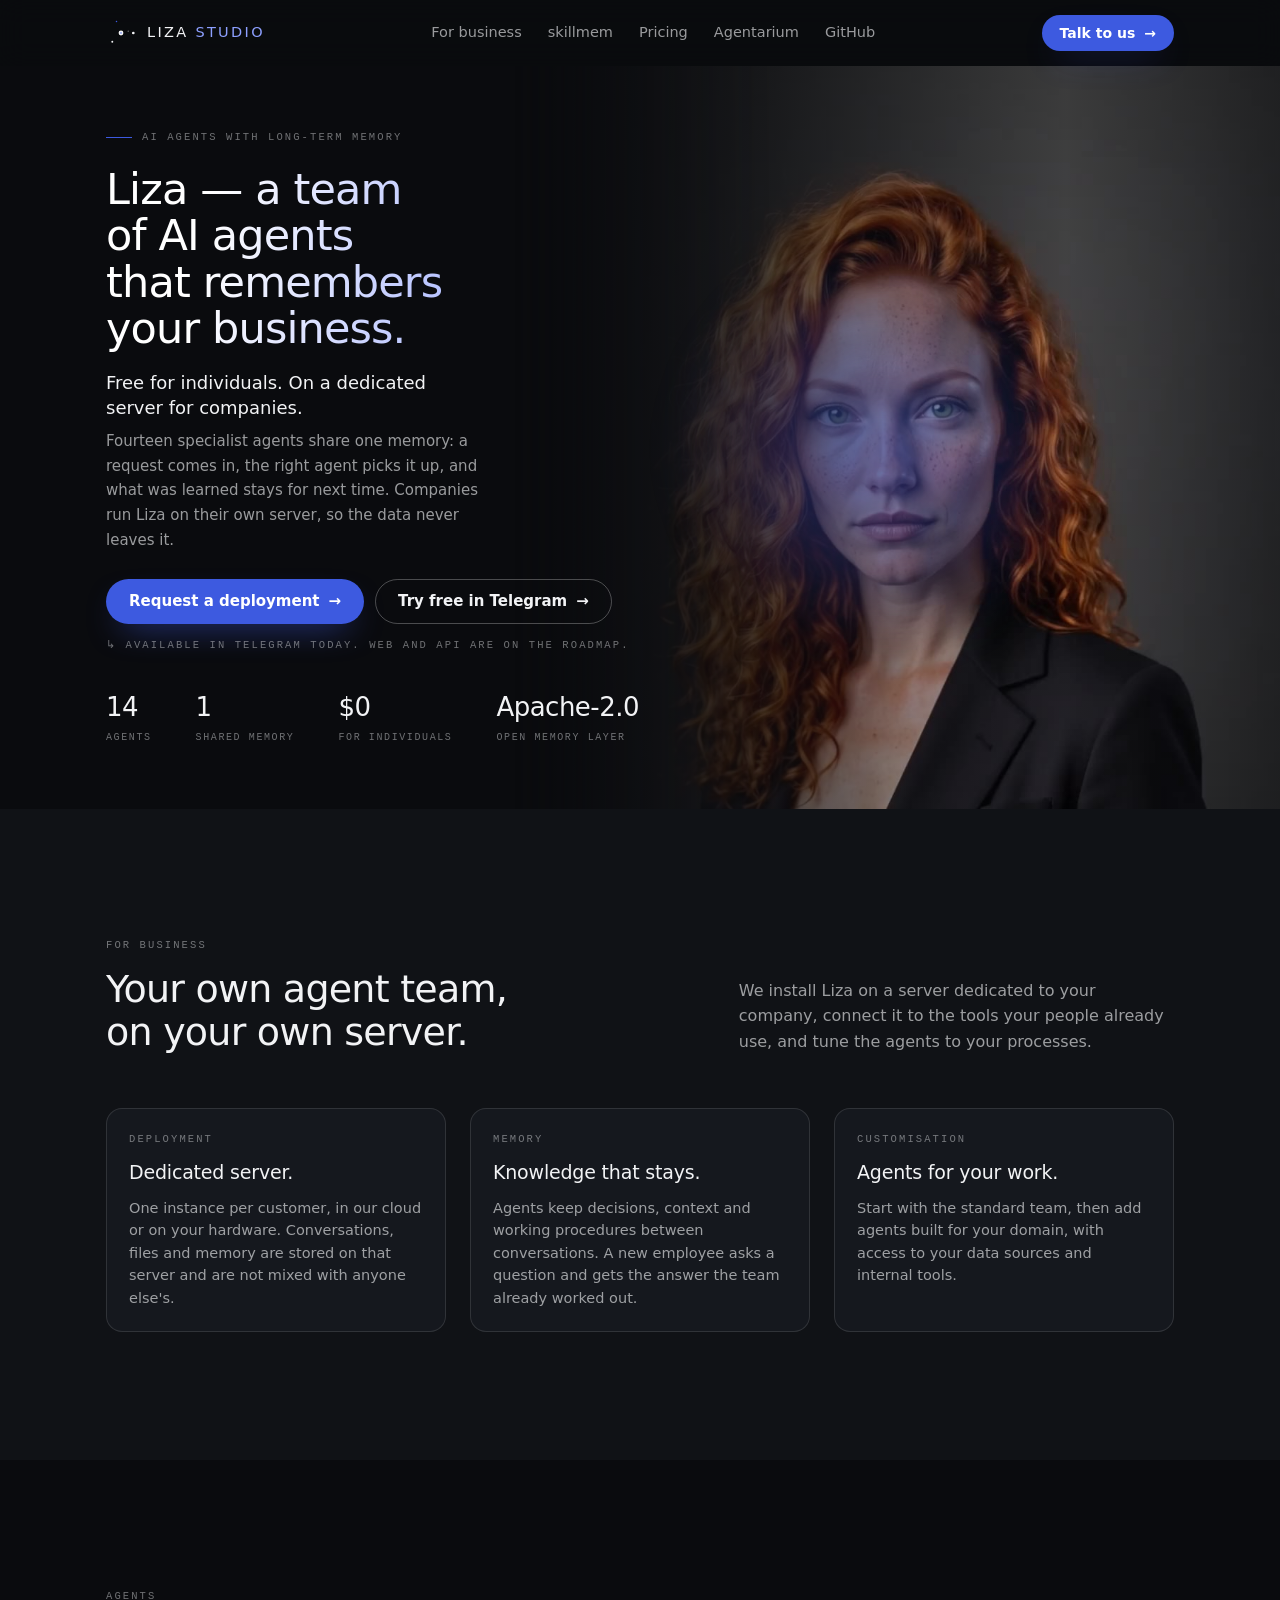
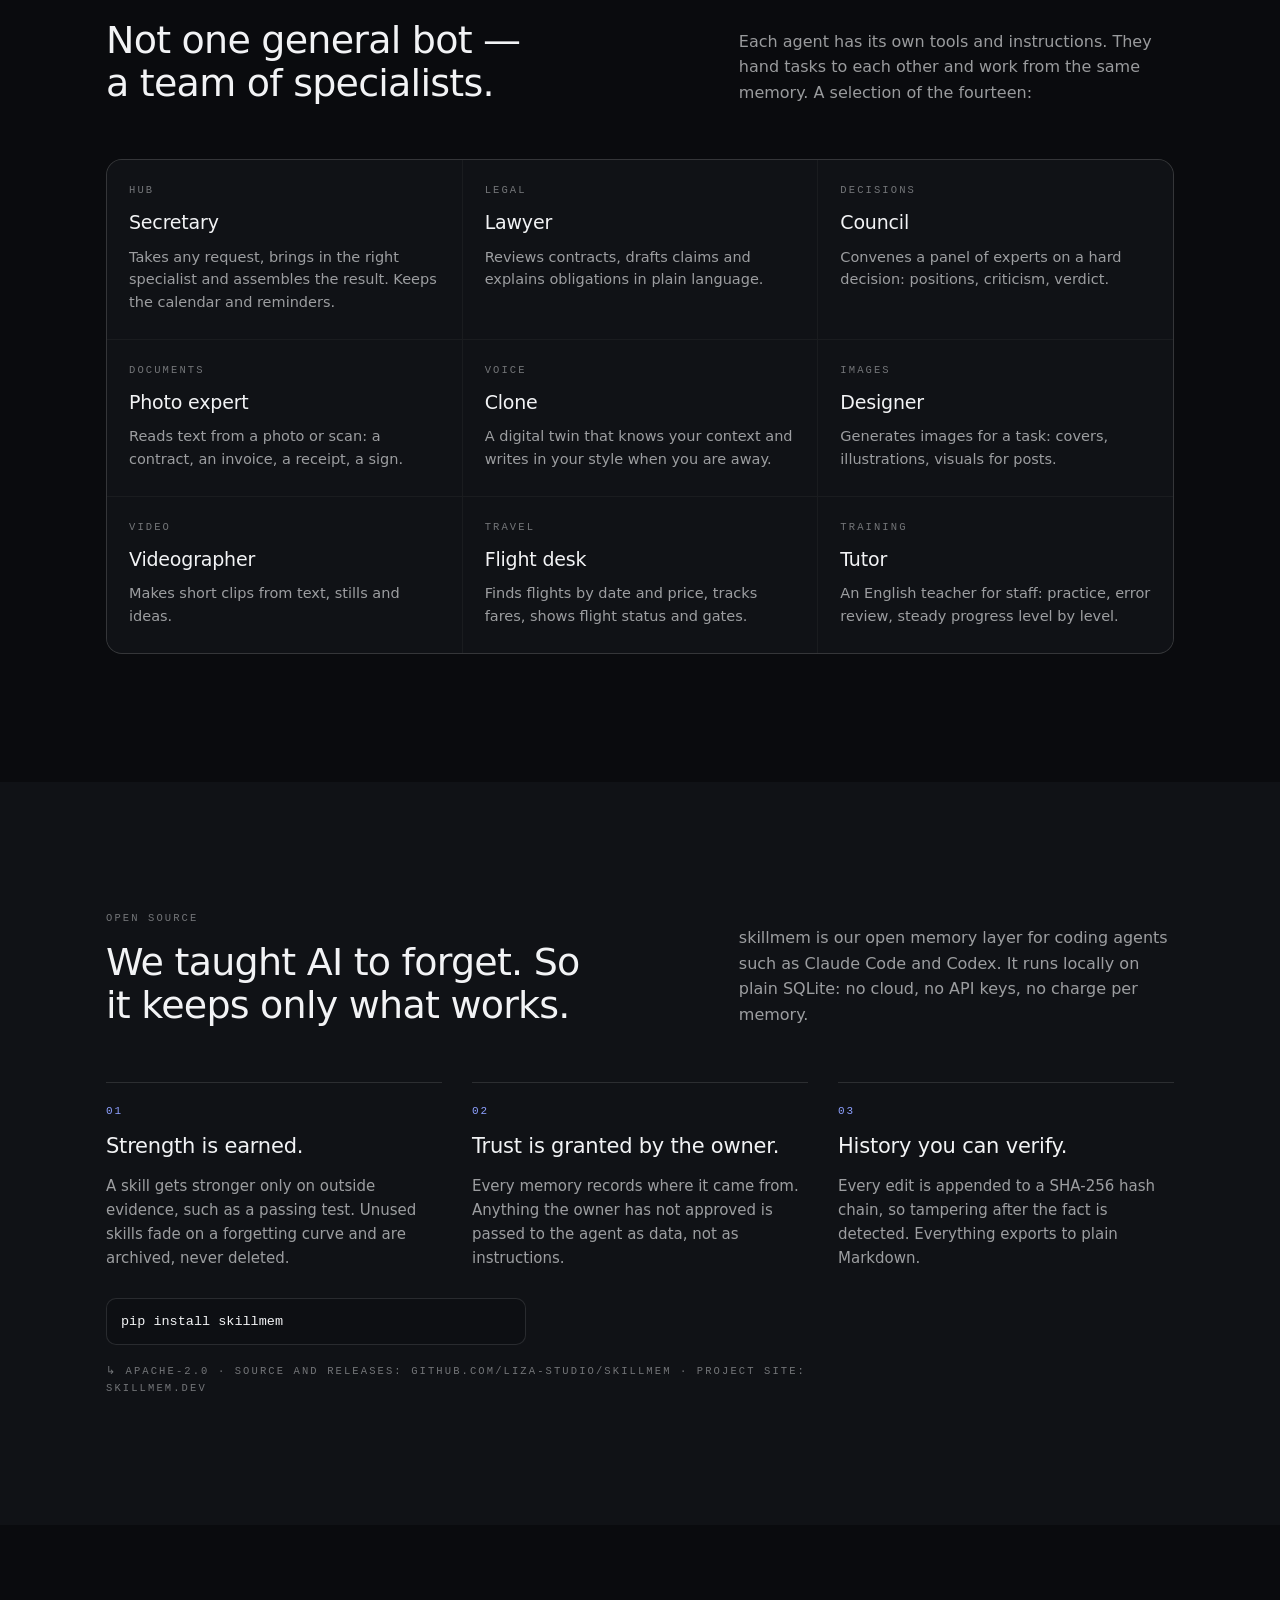
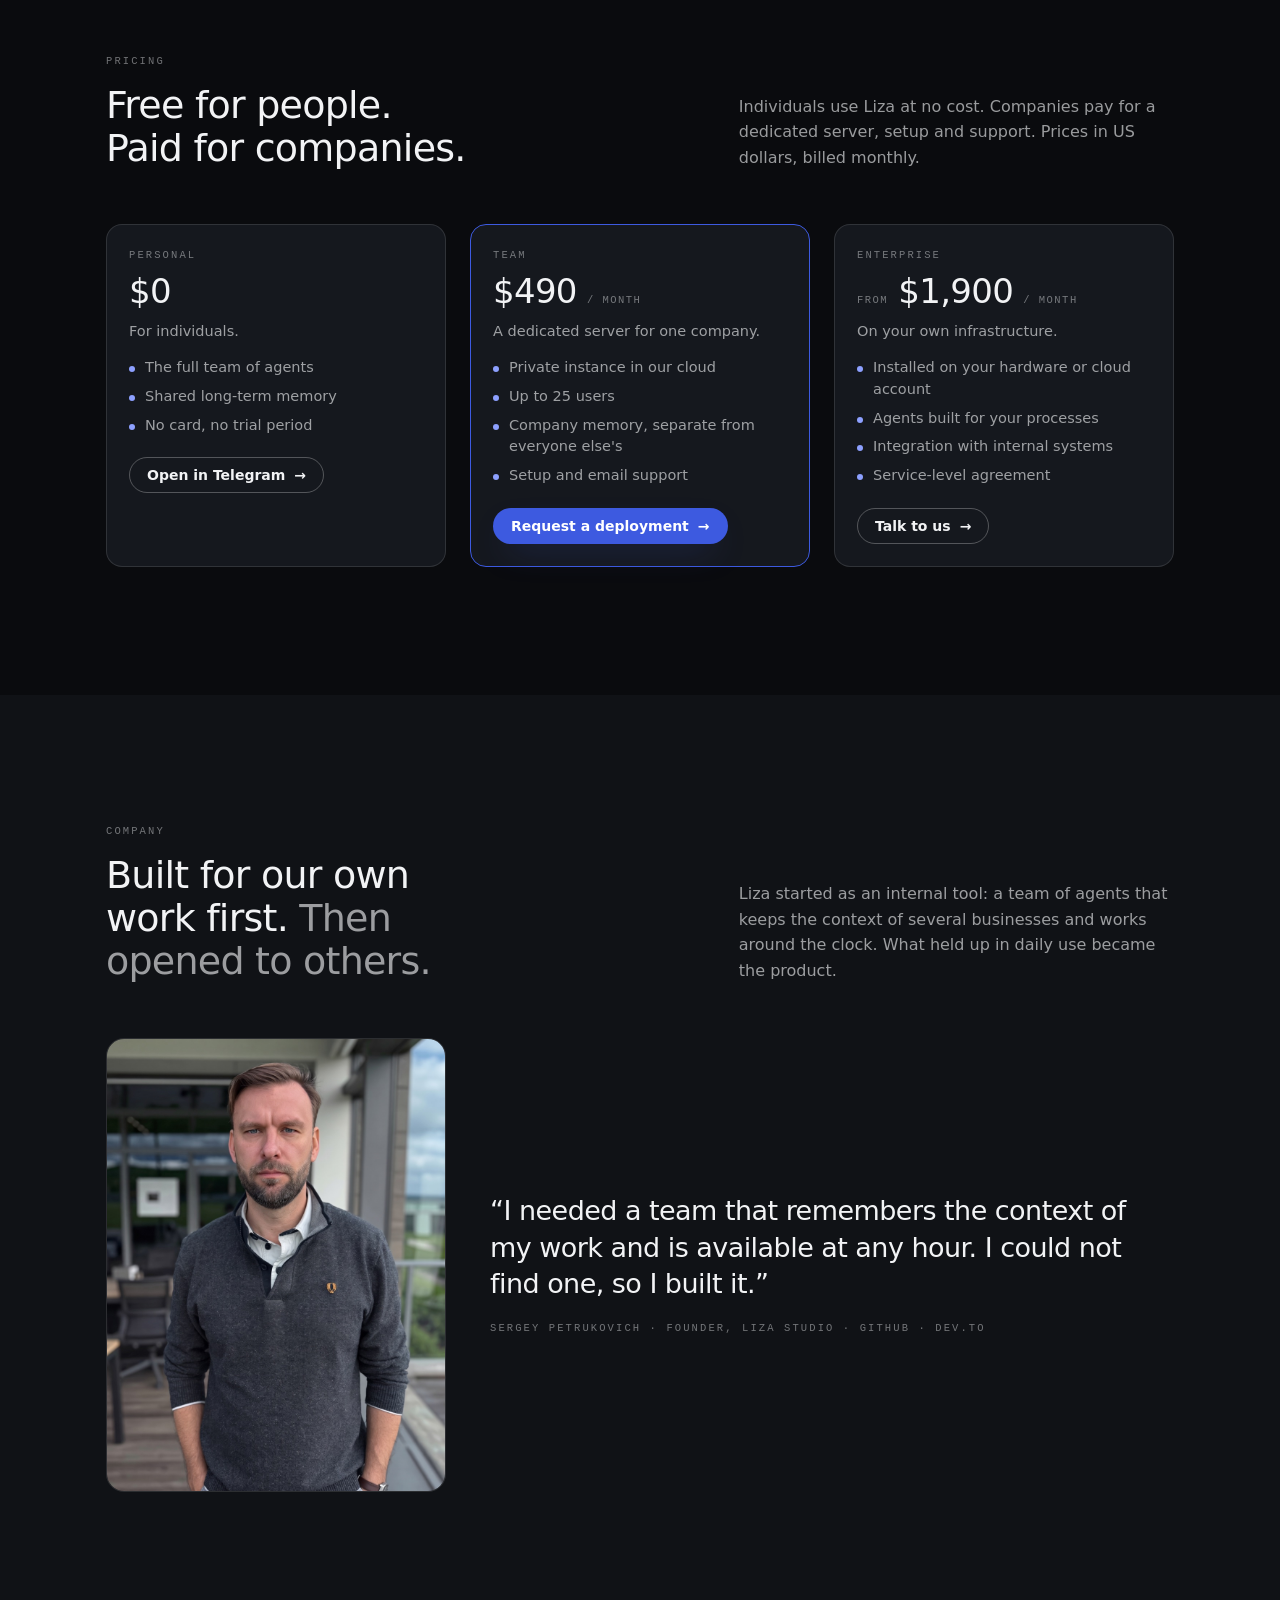
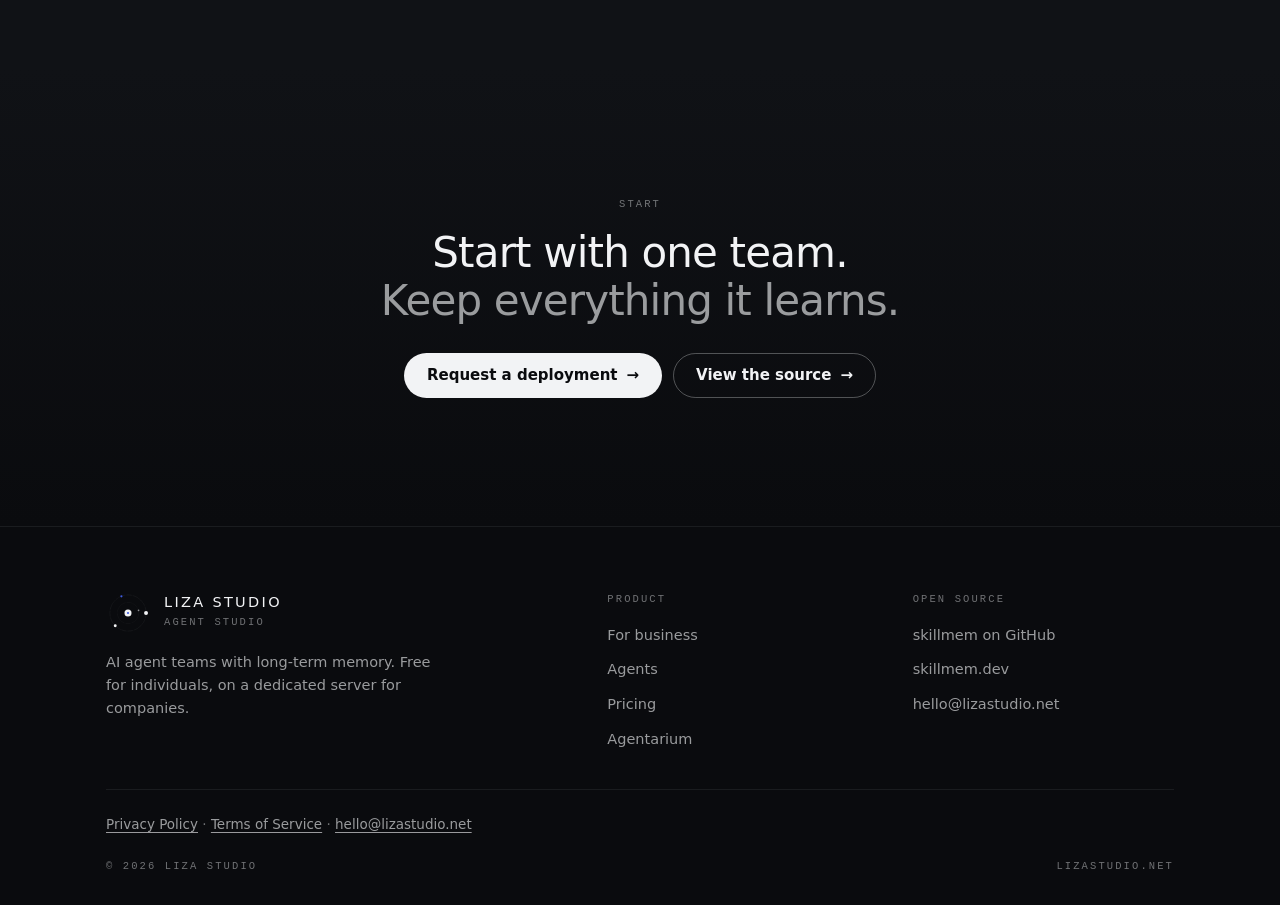
<file: index.html>
<!DOCTYPE html>
<html lang="en">
<head>
  <meta charset="utf-8">
  <meta name="viewport" content="width=device-width, initial-scale=1">
  <title>Liza Studio — AI agent teams with long-term memory, on your own server</title>
  <meta name="description" content="Liza Studio builds teams of AI agents that share long-term memory. Free for individuals, deployed on a dedicated server for companies. Memory layer skillmem is open source under Apache-2.0.">
  <meta name="theme-color" content="#0A0B0E">
  <link rel="canonical" href="https://lizastudio.net/">

  <meta property="og:type" content="website">
  <meta property="og:site_name" content="Liza Studio">
  <meta property="og:url" content="https://lizastudio.net/">
  <meta property="og:title" content="Liza Studio — AI agent teams with long-term memory">
  <meta property="og:description" content="A team of AI agents with shared long-term memory. Free for individuals, on a dedicated server for companies. Open-source memory layer: skillmem.">
  <meta property="og:locale" content="en_US">

  <script type="application/ld+json">
{
  "@context": "https://schema.org",
  "@graph": [
    {
      "@type": "Organization",
      "@id": "https://lizastudio.net/#org",
      "name": "Liza Studio",
      "url": "https://lizastudio.net/",
      "description": "Developer of Liza, a team of AI agents with shared long-term memory, and of skillmem, an open-source memory layer for coding agents.",
      "sameAs": ["https://github.com/liza-studio"]
    },
    {
      "@type": "SoftwareApplication",
      "name": "Liza for Business",
      "applicationCategory": "BusinessApplication",
      "operatingSystem": "Linux (self-hosted)",
      "publisher": {"@id": "https://lizastudio.net/#org"},
      "offers": [
        {"@type": "Offer", "name": "Personal", "price": "0", "priceCurrency": "USD"},
        {"@type": "Offer", "name": "Team", "price": "490", "priceCurrency": "USD"},
        {"@type": "Offer", "name": "Enterprise", "price": "1900", "priceCurrency": "USD"}
      ]
    },
    {
      "@type": "SoftwareSourceCode",
      "name": "skillmem",
      "codeRepository": "https://github.com/liza-studio/skillmem",
      "license": "https://www.apache.org/licenses/LICENSE-2.0",
      "programmingLanguage": "Python",
      "publisher": {"@id": "https://lizastudio.net/#org"}
    }
  ]
}
  </script>

  <link rel="icon" type="image/svg+xml" href="assets/lisa-favicon.svg">
  <link rel="icon" type="image/png" sizes="32x32" href="favicon-32.png">
  <link rel="apple-touch-icon" href="apple-touch-icon.png">
  <link rel="stylesheet" href="styles.css?v=20261124a">
  <style>
    .price{font-family:var(--display); font-weight:200; font-size:34px; letter-spacing:-.02em; color:var(--paper); line-height:1.1}
    .price small{font-family:var(--mono); font-size:10.5px; letter-spacing:.14em; text-transform:uppercase; color:var(--muted-2)}
    .plan ul{margin:6px 0 0; padding:0; list-style:none; display:grid; gap:7px; font-size:14.5px; line-height:1.5; color:var(--muted)}
    .plan li{padding-left:16px; position:relative}
    .plan li::before{content:""; position:absolute; left:0; top:.62em; width:6px; height:6px; border-radius:50%; background:var(--accent-soft)}
    .plan--main{border-color:var(--accent)}
    .plan .btn{margin-top:12px; justify-self:start}
    .code{font-family:var(--mono); font-size:13.5px; background:#0D0F13; border:1px solid var(--line); border-radius:10px; padding:12px 14px; color:var(--paper); overflow-x:auto; white-space:nowrap}
  </style>
</head>
<body>
  <a class="skip-link" href="#main">Skip to content</a>

  <header class="site-header">
    <div class="container header__inner">
      <a class="logo" href="./" aria-label="Liza Studio — home">
        <svg class="logo__mark" viewBox="-100 -100 200 200" width="30" height="30" aria-hidden="true">
          <g><circle cx="82" cy="0" r="9" fill="currentColor"></circle><circle cx="-58" cy="58" r="6.5" fill="currentColor"></circle><circle cx="-30" cy="-76" r="5" fill="#3D5AE0"></circle></g>
          <g><circle cx="48" cy="-12" r="4" fill="currentColor" opacity="0.55"></circle></g>
          <circle cx="0" cy="0" r="16" fill="currentColor"></circle>
          <circle cx="0" cy="0" r="5" fill="#3D5AE0"></circle>
        </svg>
        <span class="logo__word">Liza <span class="logo__muted">Studio</span></span>
      </a>

      <nav class="header__nav" aria-label="Main menu">
        <a class="header__link" href="#business">For business</a>
        <a class="header__link" href="#skillmem">skillmem</a>
        <a class="header__link" href="#pricing">Pricing</a>
        <a class="header__link" href="agentarium.html">Agentarium</a>
        <a class="header__link" href="https://github.com/liza-studio/skillmem" target="_blank" rel="noopener">GitHub</a>
      </nav>

      <div class="header__right">
        <a class="btn btn--primary btn--sm header__cta" href="mailto:hello@lizastudio.net?subject=Liza%20for%20Business">
          <span class="btn__full">Talk to us</span>
          <span class="btn__short" aria-hidden="true">Contact</span>
          <span aria-hidden="true">→</span>
        </a>
        <button class="header__burger" type="button" aria-label="Open menu" aria-expanded="false" aria-controls="mobile-menu">
          <span></span><span></span><span></span>
        </button>
      </div>
    </div>

    <nav class="mobile-menu" id="mobile-menu" aria-label="Mobile menu" hidden>
      <a href="#business">For business</a>
      <a href="#skillmem">skillmem</a>
      <a href="#pricing">Pricing</a>
      <a href="agentarium.html">Agentarium</a>
      <a href="https://github.com/liza-studio/skillmem" target="_blank" rel="noopener">GitHub</a>
    </nav>
  </header>

  <main id="main">
    <section class="hero">
      <div class="hero__media" aria-hidden="true">
        <video id="hero-video" poster="assets/liza-poster-hd.jpg"
               autoplay muted loop playsinline webkit-playsinline preload="auto"
               disablepictureinpicture disableremoteplayback>
          <source src="assets/liza-alive-hd.mp4" type="video/mp4">
        </video>
      </div>
      <div class="hero__glow" aria-hidden="true"></div>
      <div class="container hero__inner">
        <p class="mono-label hero__eyebrow">AI agents with long-term memory</p>
        <h1 class="hero__title"><b>Liza</b> — a team of AI agents that remembers your business.</h1>
        <p class="hero__offer">Free for individuals. On a dedicated server for companies.</p>
        <p class="hero__lead">Fourteen specialist agents share one memory: a request comes in, the right agent picks it up, and what was learned stays for next time. Companies run Liza on their own server, so the data never leaves it.</p>
        <div class="hero__actions">
          <a class="btn btn--primary" href="mailto:hello@lizastudio.net?subject=Liza%20for%20Business">Request a deployment <span aria-hidden="true">→</span></a>
          <a class="btn btn--outline" href="https://t.me/LizaPetrovna_bot?start=ai_hero" target="_blank" rel="noopener">Try free in Telegram <span aria-hidden="true">→</span></a>
        </div>
        <p class="mono-label mono-label--muted hero__note">↳ Available in Telegram today. Web and API are on the roadmap.</p>
        <div class="hero__stats">
          <div><b>14</b><span>agents</span></div>
          <div><b>1</b><span>shared memory</span></div>
          <div><b>$0</b><span>for individuals</span></div>
          <div><b>Apache-2.0</b><span>open memory layer</span></div>
        </div>
      </div>
    </section>

    <section class="section section--cool" id="business">
      <div class="container">
        <header class="section__header section__header--row">
          <div>
            <p class="mono-label">For business</p>
            <h2 class="section__title section__title--narrow">Your own agent team, on your own server.</h2>
          </div>
          <p class="section__sub">We install Liza on a server dedicated to your company, connect it to the tools your people already use, and tune the agents to your processes.</p>
        </header>
        <div class="grid grid--3 system__cards">
          <article class="info-card">
            <p class="mono-label">Deployment</p>
            <h3 class="info-card__title">Dedicated server.</h3>
            <p class="info-card__text">One instance per customer, in our cloud or on your hardware. Conversations, files and memory are stored on that server and are not mixed with anyone else's.</p>
          </article>
          <article class="info-card">
            <p class="mono-label">Memory</p>
            <h3 class="info-card__title">Knowledge that stays.</h3>
            <p class="info-card__text">Agents keep decisions, context and working procedures between conversations. A new employee asks a question and gets the answer the team already worked out.</p>
          </article>
          <article class="info-card">
            <p class="mono-label">Customisation</p>
            <h3 class="info-card__title">Agents for your work.</h3>
            <p class="info-card__text">Start with the standard team, then add agents built for your domain, with access to your data sources and internal tools.</p>
          </article>
        </div>
      </div>
    </section>

    <section class="section section--paper" id="agents">
      <div class="container">
        <header class="section__header section__header--row">
          <div>
            <p class="mono-label">Agents</p>
            <h2 class="section__title section__title--narrow">Not one general bot — a team of specialists.</h2>
          </div>
          <p class="section__sub">Each agent has its own tools and instructions. They hand tasks to each other and work from the same memory. A selection of the fourteen:</p>
        </header>
        <div class="agents-grid">
          <article class="agent-card">
            <p class="mono-label">Hub</p>
            <h3 class="agent-card__title">Secretary</h3>
            <p class="agent-card__text">Takes any request, brings in the right specialist and assembles the result. Keeps the calendar and reminders.</p>
          </article>
          <article class="agent-card">
            <p class="mono-label">Legal</p>
            <h3 class="agent-card__title">Lawyer</h3>
            <p class="agent-card__text">Reviews contracts, drafts claims and explains obligations in plain language.</p>
          </article>
          <article class="agent-card">
            <p class="mono-label">Decisions</p>
            <h3 class="agent-card__title">Council</h3>
            <p class="agent-card__text">Convenes a panel of experts on a hard decision: positions, criticism, verdict.</p>
          </article>
          <article class="agent-card">
            <p class="mono-label">Documents</p>
            <h3 class="agent-card__title">Photo expert</h3>
            <p class="agent-card__text">Reads text from a photo or scan: a contract, an invoice, a receipt, a sign.</p>
          </article>
          <article class="agent-card">
            <p class="mono-label">Voice</p>
            <h3 class="agent-card__title">Clone</h3>
            <p class="agent-card__text">A digital twin that knows your context and writes in your style when you are away.</p>
          </article>
          <article class="agent-card">
            <p class="mono-label">Images</p>
            <h3 class="agent-card__title">Designer</h3>
            <p class="agent-card__text">Generates images for a task: covers, illustrations, visuals for posts.</p>
          </article>
          <article class="agent-card">
            <p class="mono-label">Video</p>
            <h3 class="agent-card__title">Videographer</h3>
            <p class="agent-card__text">Makes short clips from text, stills and ideas.</p>
          </article>
          <article class="agent-card">
            <p class="mono-label">Travel</p>
            <h3 class="agent-card__title">Flight desk</h3>
            <p class="agent-card__text">Finds flights by date and price, tracks fares, shows flight status and gates.</p>
          </article>
          <article class="agent-card">
            <p class="mono-label">Training</p>
            <h3 class="agent-card__title">Tutor</h3>
            <p class="agent-card__text">An English teacher for staff: practice, error review, steady progress level by level.</p>
          </article>
        </div>
      </div>
    </section>

    <section class="section section--cool" id="skillmem">
      <div class="container">
        <header class="section__header section__header--row">
          <div>
            <p class="mono-label">Open source</p>
            <h2 class="section__title section__title--narrow">We taught AI to forget. So it keeps only what works.</h2>
          </div>
          <p class="section__sub">skillmem is our open memory layer for coding agents such as Claude Code and Codex. It runs locally on plain SQLite: no cloud, no API keys, no charge per memory.</p>
        </header>
        <div class="steps">
          <article class="step">
            <div class="step__num">01</div>
            <h3 class="step__title">Strength is earned.</h3>
            <p class="step__text">A skill gets stronger only on outside evidence, such as a passing test. Unused skills fade on a forgetting curve and are archived, never deleted.</p>
          </article>
          <article class="step">
            <div class="step__num">02</div>
            <h3 class="step__title">Trust is granted by the owner.</h3>
            <p class="step__text">Every memory records where it came from. Anything the owner has not approved is passed to the agent as data, not as instructions.</p>
          </article>
          <article class="step">
            <div class="step__num">03</div>
            <h3 class="step__title">History you can verify.</h3>
            <p class="step__text">Every edit is appended to a SHA-256 hash chain, so tampering after the fact is detected. Everything exports to plain Markdown.</p>
          </article>
        </div>
        <p class="code" style="margin-top:28px; max-width:420px;">pip install skillmem</p>
        <p class="mono-label mono-label--muted" style="margin-top:18px; line-height:1.6; max-width:760px;">↳ Apache-2.0 · source and releases: <a href="https://github.com/liza-studio/skillmem" rel="noopener" target="_blank">github.com/liza-studio/skillmem</a> · project site: <a href="https://skillmem.dev" rel="noopener" target="_blank">skillmem.dev</a></p>
      </div>
    </section>

    <section class="section section--paper" id="pricing">
      <div class="container">
        <header class="section__header section__header--row">
          <div>
            <p class="mono-label">Pricing</p>
            <h2 class="section__title section__title--narrow">Free for people. Paid for companies.</h2>
          </div>
          <p class="section__sub">Individuals use Liza at no cost. Companies pay for a dedicated server, setup and support. Prices in US dollars, billed monthly.</p>
        </header>
        <div class="grid grid--3 system__cards">
          <article class="info-card plan">
            <p class="mono-label">Personal</p>
            <p class="price">$0</p>
            <p class="info-card__text">For individuals.</p>
            <ul>
              <li>The full team of agents</li>
              <li>Shared long-term memory</li>
              <li>No card, no trial period</li>
            </ul>
            <a class="btn btn--outline btn--sm" href="https://t.me/LizaPetrovna_bot?start=ai_pricing" target="_blank" rel="noopener">Open in Telegram <span aria-hidden="true">→</span></a>
          </article>
          <article class="info-card plan plan--main">
            <p class="mono-label">Team</p>
            <p class="price">$490 <small>/ month</small></p>
            <p class="info-card__text">A dedicated server for one company.</p>
            <ul>
              <li>Private instance in our cloud</li>
              <li>Up to 25 users</li>
              <li>Company memory, separate from everyone else's</li>
              <li>Setup and email support</li>
            </ul>
            <a class="btn btn--primary btn--sm" href="mailto:hello@lizastudio.net?subject=Liza%20Team%20plan">Request a deployment <span aria-hidden="true">→</span></a>
          </article>
          <article class="info-card plan">
            <p class="mono-label">Enterprise</p>
            <p class="price"><small>from</small> $1,900 <small>/ month</small></p>
            <p class="info-card__text">On your own infrastructure.</p>
            <ul>
              <li>Installed on your hardware or cloud account</li>
              <li>Agents built for your processes</li>
              <li>Integration with internal systems</li>
              <li>Service-level agreement</li>
            </ul>
            <a class="btn btn--outline btn--sm" href="mailto:hello@lizastudio.net?subject=Liza%20Enterprise">Talk to us <span aria-hidden="true">→</span></a>
          </article>
        </div>
      </div>
    </section>

    <section class="section section--cool" id="company">
      <div class="container">
        <header class="section__header section__header--row">
          <div>
            <p class="mono-label">Company</p>
            <h2 class="section__title section__title--narrow">Built for our own work first. <span class="text-muted">Then opened to others.</span></h2>
          </div>
          <p class="section__sub">Liza started as an internal tool: a team of agents that keeps the context of several businesses and works around the clock. What held up in daily use became the product.</p>
        </header>
        <div class="author__row">
          <img class="author__photo" src="assets/founder.jpg" alt="Sergey Petrukovich, founder of Liza Studio" width="938" height="1250" loading="lazy">
          <figure class="author__quote">
            <blockquote>“I needed a team that remembers the context of my work and is available at any hour. I could not find one, so I built it.”</blockquote>
            <figcaption class="mono-label mono-label--muted" style="margin-top:18px;">Sergey Petrukovich · founder, Liza Studio · <a href="https://github.com/mrpetrukovich" target="_blank" rel="noopener">GitHub</a> · <a href="https://dev.to/sergeypetrukovich" target="_blank" rel="noopener">dev.to</a></figcaption>
          </figure>
        </div>
      </div>
    </section>

    <section class="cta" id="start">
      <div class="container cta__inner">
        <p class="mono-label mono-label--muted">Start</p>
        <h2 class="cta__title">Start with one team.<br><span class="text-muted">Keep everything it learns.</span></h2>
        <div class="cta__actions">
          <a class="btn btn--paper" href="mailto:hello@lizastudio.net?subject=Liza%20for%20Business">Request a deployment <span aria-hidden="true">→</span></a>
          <a class="btn btn--outline-light" href="https://github.com/liza-studio/skillmem" target="_blank" rel="noopener">View the source <span aria-hidden="true">→</span></a>
        </div>
      </div>
    </section>
  </main>

  <footer class="footer">
    <div class="container">
      <div class="footer__grid">
        <div class="footer__brand">
          <div class="logo logo--footer">
            <svg class="logo__mark" viewBox="-100 -100 200 200" width="44" height="44" aria-hidden="true">
              <circle cx="0" cy="0" r="82" fill="none" stroke="currentColor" stroke-width="1.25" stroke-dasharray="1.5 4" opacity="0.55"></circle>
              <circle cx="0" cy="0" r="48" fill="none" stroke="currentColor" stroke-width="1.25" stroke-dasharray="1.5 4" opacity="0.35"></circle>
              <g><circle cx="82" cy="0" r="9" fill="currentColor"></circle><circle cx="-58" cy="58" r="6.5" fill="currentColor"></circle><circle cx="-30" cy="-76" r="5" fill="#3D5AE0"></circle></g>
              <g><circle cx="48" cy="-12" r="4" fill="currentColor" opacity="0.55"></circle></g>
              <circle cx="0" cy="0" r="16" fill="currentColor"></circle>
              <circle cx="0" cy="0" r="5" fill="#3D5AE0"></circle>
            </svg>
            <div>
              <div class="logo__word">Liza Studio</div>
              <p class="mono-label mono-label--muted">agent studio</p>
            </div>
          </div>
          <p class="footer__about">AI agent teams with long-term memory. Free for individuals, on a dedicated server for companies.</p>
        </div>
        <nav class="footer__nav" aria-label="Product">
          <p class="mono-label mono-label--muted">Product</p>
          <ul>
            <li><a href="#business">For business</a></li>
            <li><a href="#agents">Agents</a></li>
            <li><a href="#pricing">Pricing</a></li>
            <li><a href="agentarium.html">Agentarium</a></li>
          </ul>
        </nav>
        <nav class="footer__nav" aria-label="Open source">
          <p class="mono-label mono-label--muted">Open source</p>
          <ul>
            <li><a href="https://github.com/liza-studio/skillmem" target="_blank" rel="noopener">skillmem on GitHub</a></li>
            <li><a href="https://skillmem.dev" target="_blank" rel="noopener">skillmem.dev</a></li>
            <li><a href="mailto:hello@lizastudio.net">hello@lizastudio.net</a></li>
          </ul>
        </nav>
      </div>
      <div class="footer__req">
        <a href="privacy.html">Privacy Policy</a> · <a href="terms.html">Terms of Service</a> · <a href="mailto:hello@lizastudio.net">hello@lizastudio.net</a>
      </div>
      <div class="footer__bottom">
        <span class="mono-label mono-label--muted">© 2026 Liza Studio</span>
        <span class="mono-label mono-label--muted">lizastudio.net</span>
      </div>
    </div>
  </footer>

  <script>
    (function () {
      'use strict';
      var burger = document.querySelector('.header__burger');
      var menu = document.getElementById('mobile-menu');
      if (!burger || !menu) return;
      function setOpen(open) {
        burger.setAttribute('aria-expanded', String(open));
        burger.setAttribute('aria-label', open ? 'Close menu' : 'Open menu');
        menu.hidden = !open;
      }
      burger.addEventListener('click', function () {
        setOpen(burger.getAttribute('aria-expanded') !== 'true');
      });
      menu.addEventListener('click', function (e) { if (e.target.closest('a')) setOpen(false); });
      document.addEventListener('keydown', function (e) { if (e.key === 'Escape') setOpen(false); });
    })();
  </script>
</body>
</html>
</file>
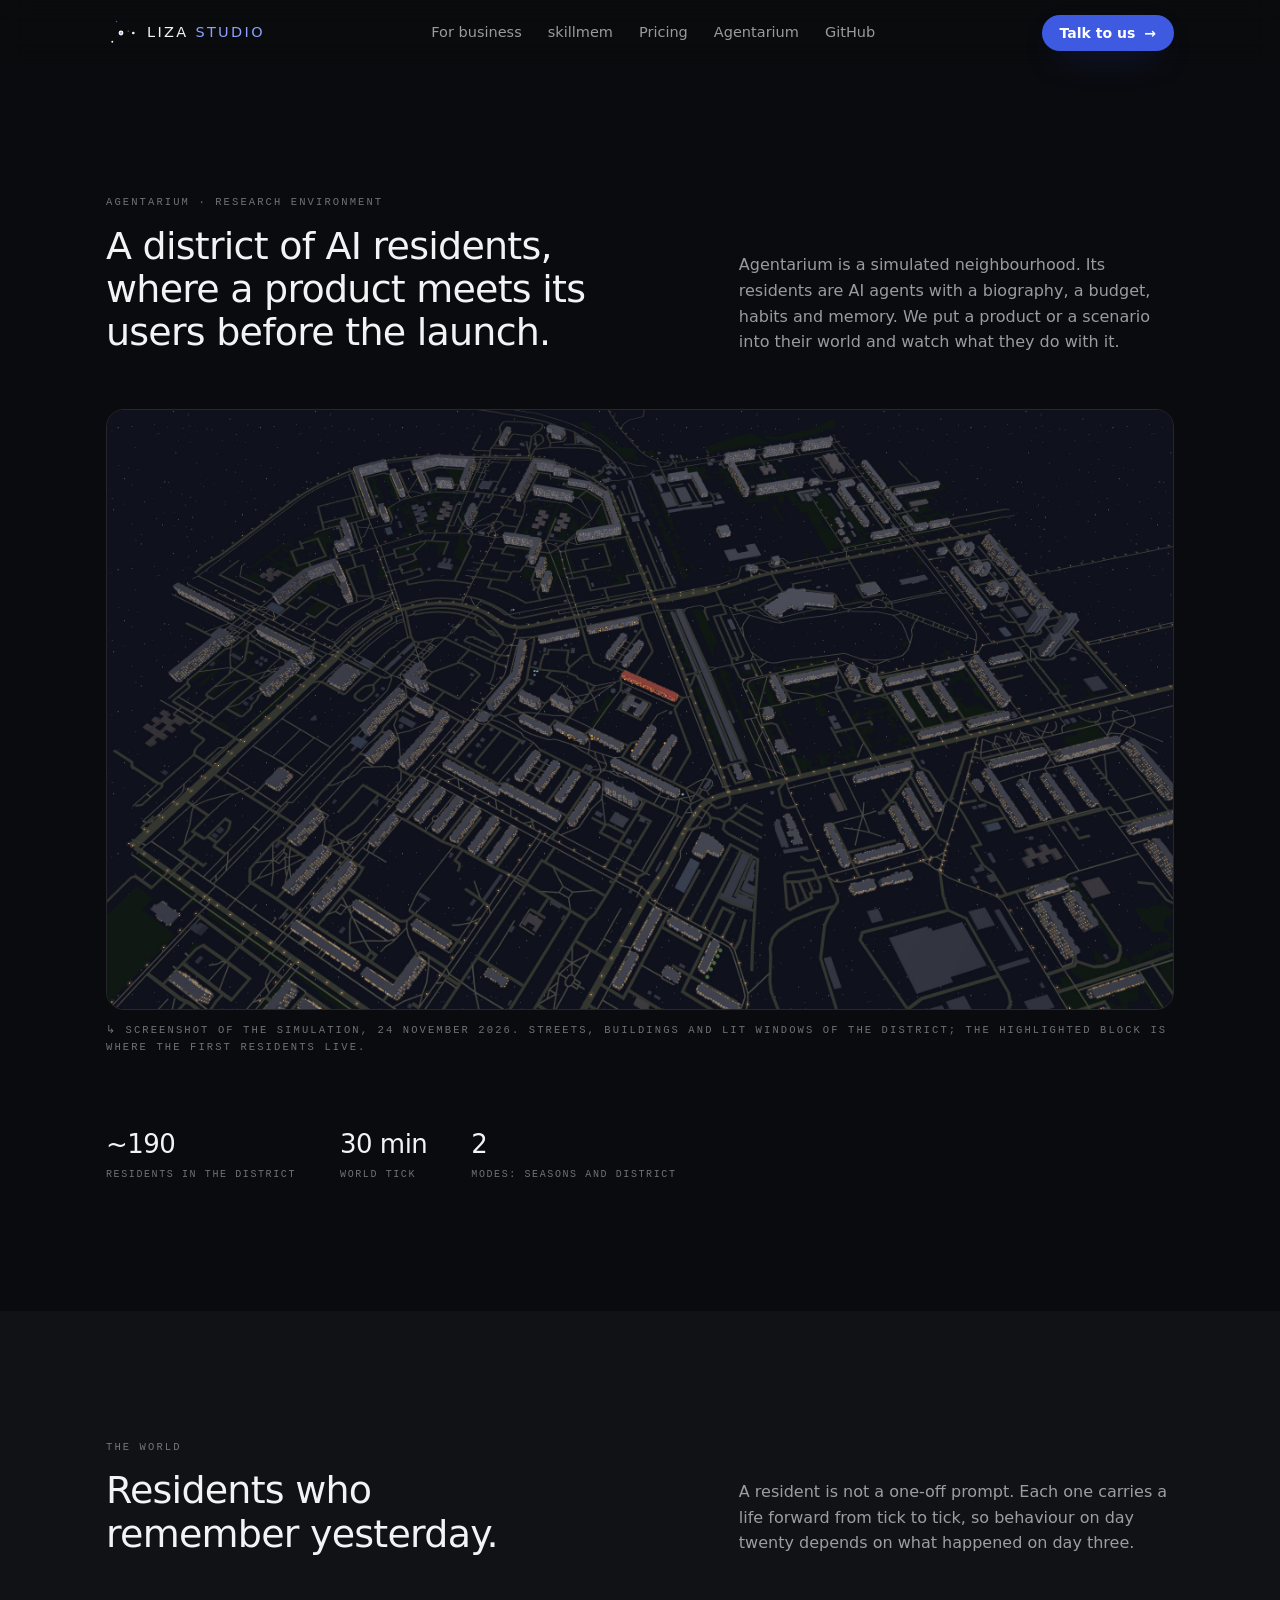
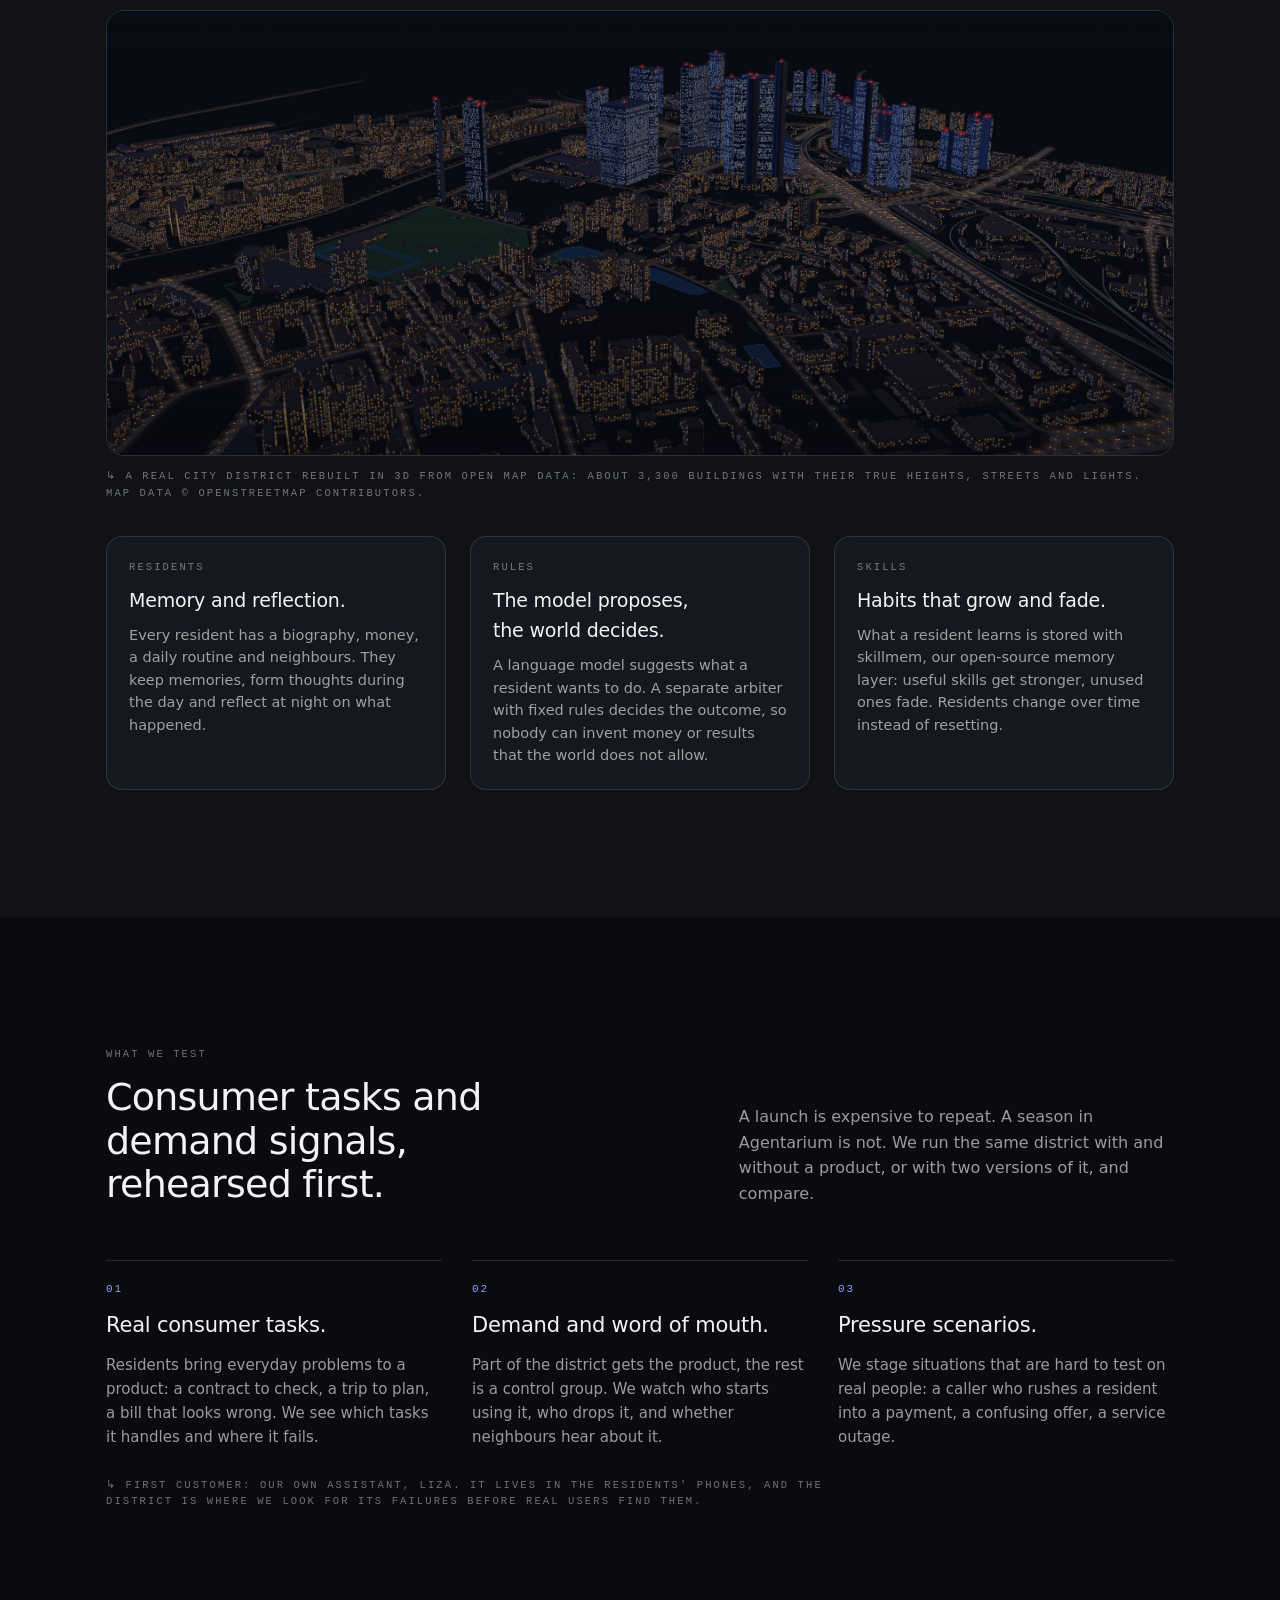
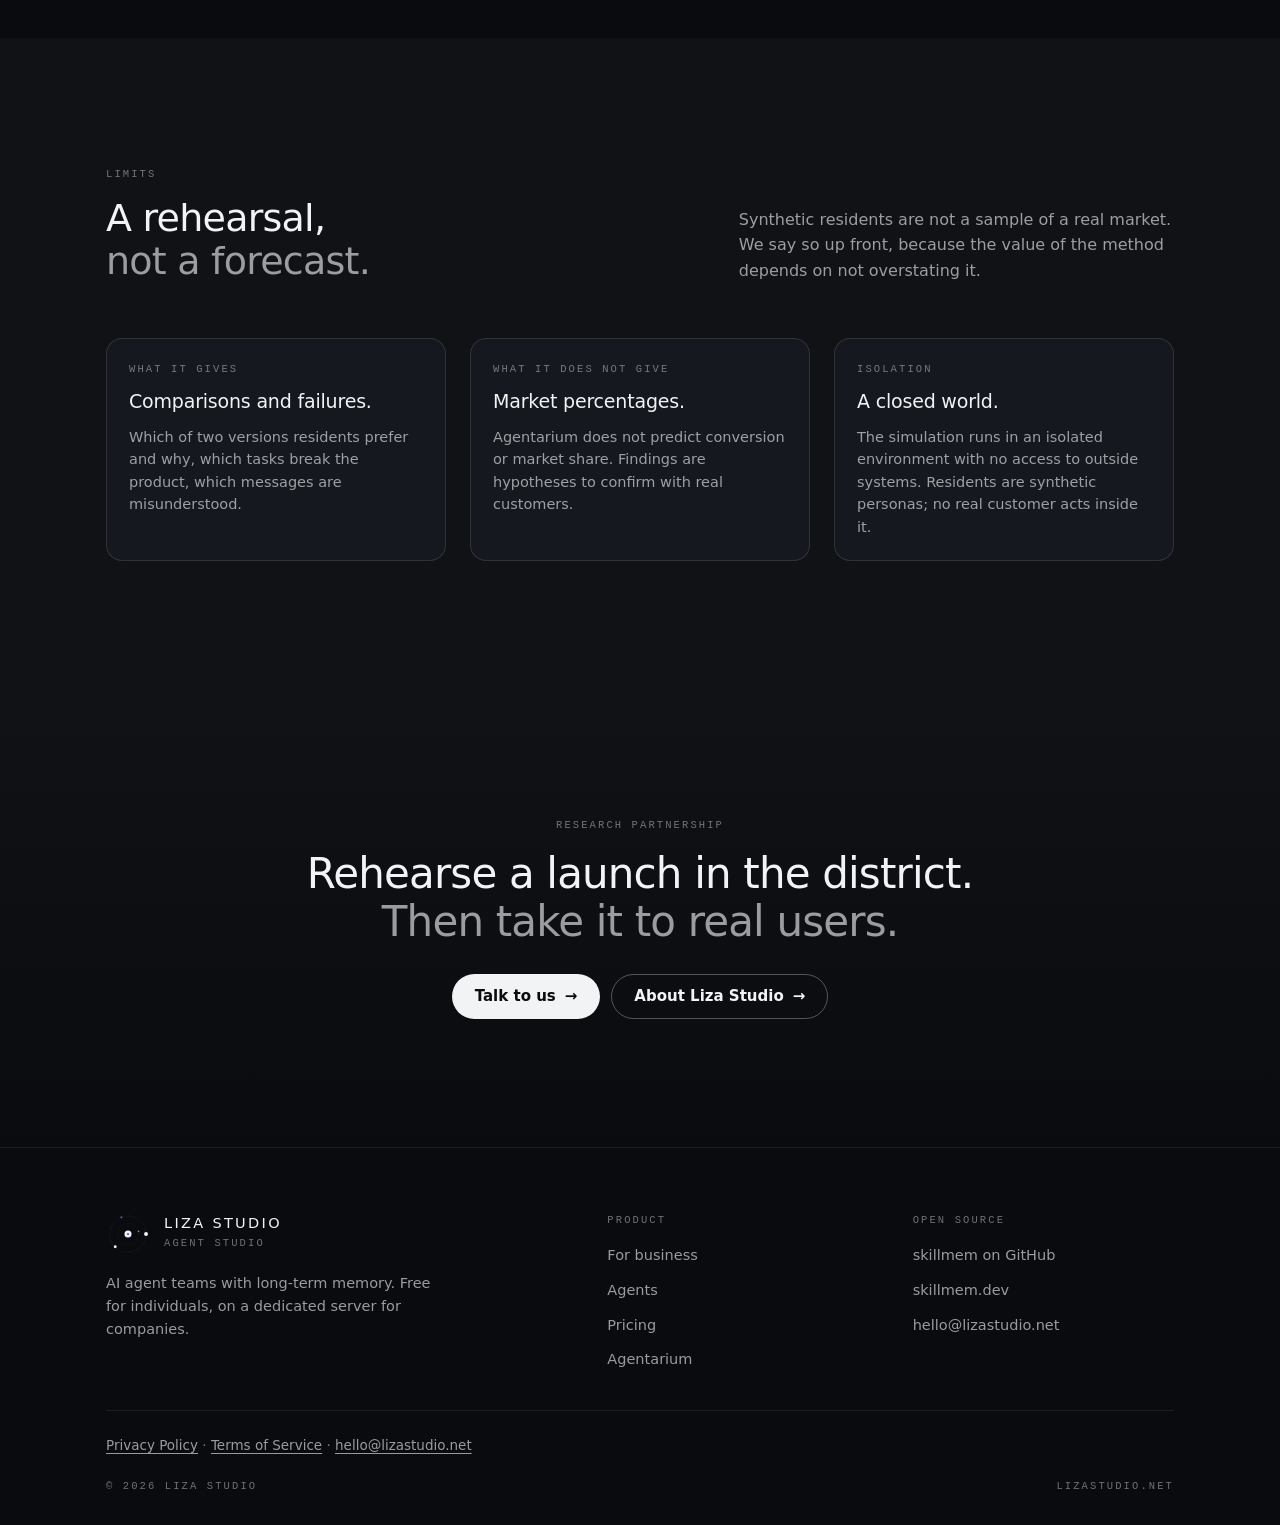
<file: agentarium.html>
<!DOCTYPE html>
<html lang="en">
<head>
  <meta charset="utf-8">
  <meta name="viewport" content="width=device-width, initial-scale=1">
  <title>Agentarium — a simulated district of AI residents — Liza Studio</title>
  <meta name="description" content="Agentarium is a simulated district populated by AI residents with memory, budgets and habits. We use it to rehearse products and consumer scenarios before a launch.">
  <meta name="theme-color" content="#0A0B0E">
  <link rel="canonical" href="https://lizastudio.net/agentarium.html">

  <meta property="og:type" content="website">
  <meta property="og:site_name" content="Liza Studio">
  <meta property="og:url" content="https://lizastudio.net/">
  <meta property="og:title" content="Agentarium — a simulated district of AI residents">
  <meta property="og:description" content="Agentarium is a simulated district populated by AI residents with memory, budgets and habits. We use it to rehearse products and consumer scenarios before a launch.">
  <meta property="og:locale" content="en_US">

  

  <link rel="icon" type="image/svg+xml" href="assets/lisa-favicon.svg">
  <link rel="icon" type="image/png" sizes="32x32" href="favicon-32.png">
  <link rel="apple-touch-icon" href="apple-touch-icon.png">
  <link rel="stylesheet" href="styles.css?v=20261124a">
  <style>
    .price{font-family:var(--display); font-weight:200; font-size:34px; letter-spacing:-.02em; color:var(--paper); line-height:1.1}
    .price small{font-family:var(--mono); font-size:10.5px; letter-spacing:.14em; text-transform:uppercase; color:var(--muted-2)}
    .plan ul{margin:6px 0 0; padding:0; list-style:none; display:grid; gap:7px; font-size:14.5px; line-height:1.5; color:var(--muted)}
    .plan li{padding-left:16px; position:relative}
    .plan li::before{content:""; position:absolute; left:0; top:.62em; width:6px; height:6px; border-radius:50%; background:var(--accent-soft)}
    .plan--main{border-color:var(--accent)}
    .plan .btn{margin-top:12px; justify-self:start}
    .code{font-family:var(--mono); font-size:13.5px; background:#0D0F13; border:1px solid var(--line); border-radius:10px; padding:12px 14px; color:var(--paper); overflow-x:auto; white-space:nowrap}
  </style>
</head>
<body>
  <a class="skip-link" href="./#main">Skip to content</a>

  <header class="site-header">
    <div class="container header__inner">
      <a class="logo" href="./" aria-label="Liza Studio — home">
        <svg class="logo__mark" viewBox="-100 -100 200 200" width="30" height="30" aria-hidden="true">
          <g><circle cx="82" cy="0" r="9" fill="currentColor"></circle><circle cx="-58" cy="58" r="6.5" fill="currentColor"></circle><circle cx="-30" cy="-76" r="5" fill="#3D5AE0"></circle></g>
          <g><circle cx="48" cy="-12" r="4" fill="currentColor" opacity="0.55"></circle></g>
          <circle cx="0" cy="0" r="16" fill="currentColor"></circle>
          <circle cx="0" cy="0" r="5" fill="#3D5AE0"></circle>
        </svg>
        <span class="logo__word">Liza <span class="logo__muted">Studio</span></span>
      </a>

      <nav class="header__nav" aria-label="Main menu">
        <a class="header__link" href="./#business">For business</a>
        <a class="header__link" href="./#skillmem">skillmem</a>
        <a class="header__link" href="./#pricing">Pricing</a>
        <a class="header__link" href="agentarium.html">Agentarium</a>
        <a class="header__link" href="https://github.com/liza-studio/skillmem" target="_blank" rel="noopener">GitHub</a>
      </nav>

      <div class="header__right">
        <a class="btn btn--primary btn--sm header__cta" href="mailto:hello@lizastudio.net?subject=Liza%20for%20Business">
          <span class="btn__full">Talk to us</span>
          <span class="btn__short" aria-hidden="true">Contact</span>
          <span aria-hidden="true">→</span>
        </a>
        <button class="header__burger" type="button" aria-label="Open menu" aria-expanded="false" aria-controls="mobile-menu">
          <span></span><span></span><span></span>
        </button>
      </div>
    </div>

    <nav class="mobile-menu" id="mobile-menu" aria-label="Mobile menu" hidden>
      <a href="./#business">For business</a>
      <a href="./#skillmem">skillmem</a>
      <a href="./#pricing">Pricing</a>
      <a href="agentarium.html">Agentarium</a>
      <a href="https://github.com/liza-studio/skillmem" target="_blank" rel="noopener">GitHub</a>
    </nav>
  </header>

    <main id="main">
    <section class="section section--paper">
      <div class="container">
        <header class="section__header section__header--row">
          <div>
            <p class="mono-label">Agentarium · research environment</p>
            <h1 class="section__title section__title--narrow">A district of AI residents, where a product meets its users before the launch.</h1>
          </div>
          <p class="section__sub">Agentarium is a simulated neighbourhood. Its residents are AI agents with a biography, a budget, habits and memory. We put a product or a scenario into their world and watch what they do with it.</p>
        </header>
        <figure style="margin:0 0 34px">
          <img src="assets/agentarium-district.jpg" alt="Night view of the simulated district: streets, apartment blocks with lit windows, and the residents' home block highlighted" width="2400" height="1350" style="display:block; width:100%; height:auto; border-radius:18px; border:1px solid var(--line)">
          <figcaption class="mono-label mono-label--muted" style="margin-top:12px; line-height:1.6">↳ Screenshot of the simulation, 24 November 2026. Streets, buildings and lit windows of the district; the highlighted block is where the first residents live.</figcaption>
        </figure>
        <div class="hero__stats" style="margin-top:0">
          <div><b>~190</b><span>residents in the district</span></div>
          <div><b>30 min</b><span>world tick</span></div>
          <div><b>2</b><span>modes: seasons and district</span></div>
        </div>
      </div>
    </section>

    <section class="section section--cool">
      <div class="container">
        <header class="section__header section__header--row">
          <div>
            <p class="mono-label">The world</p>
            <h2 class="section__title section__title--narrow">Residents who remember yesterday.</h2>
          </div>
          <p class="section__sub">A resident is not a one-off prompt. Each one carries a life forward from tick to tick, so behaviour on day twenty depends on what happened on day three.</p>
        </header>
        <figure style="margin:0 0 34px">
          <img src="assets/agentarium-city.jpg" alt="Night 3D view of a city district: a cluster of skyscrapers with lit windows above residential blocks and streets" width="2400" height="1000" loading="lazy" style="display:block; width:100%; height:auto; border-radius:18px; border:1px solid var(--line)">
          <figcaption class="mono-label mono-label--muted" style="margin-top:12px; line-height:1.6">↳ A real city district rebuilt in 3D from open map data: about 3,300 buildings with their true heights, streets and lights. Map data © OpenStreetMap contributors.</figcaption>
        </figure>
        <div class="grid grid--3 system__cards">
          <article class="info-card">
            <p class="mono-label">Residents</p>
            <h3 class="info-card__title">Memory and reflection.</h3>
            <p class="info-card__text">Every resident has a biography, money, a daily routine and neighbours. They keep memories, form thoughts during the day and reflect at night on what happened.</p>
          </article>
          <article class="info-card">
            <p class="mono-label">Rules</p>
            <h3 class="info-card__title">The model proposes, the world decides.</h3>
            <p class="info-card__text">A language model suggests what a resident wants to do. A separate arbiter with fixed rules decides the outcome, so nobody can invent money or results that the world does not allow.</p>
          </article>
          <article class="info-card">
            <p class="mono-label">Skills</p>
            <h3 class="info-card__title">Habits that grow and fade.</h3>
            <p class="info-card__text">What a resident learns is stored with skillmem, our open-source memory layer: useful skills get stronger, unused ones fade. Residents change over time instead of resetting.</p>
          </article>
        </div>
      </div>
    </section>

    <section class="section section--paper">
      <div class="container">
        <header class="section__header section__header--row">
          <div>
            <p class="mono-label">What we test</p>
            <h2 class="section__title section__title--narrow">Consumer tasks and demand signals, rehearsed first.</h2>
          </div>
          <p class="section__sub">A launch is expensive to repeat. A season in Agentarium is not. We run the same district with and without a product, or with two versions of it, and compare.</p>
        </header>
        <div class="steps">
          <article class="step">
            <div class="step__num">01</div>
            <h3 class="step__title">Real consumer tasks.</h3>
            <p class="step__text">Residents bring everyday problems to a product: a contract to check, a trip to plan, a bill that looks wrong. We see which tasks it handles and where it fails.</p>
          </article>
          <article class="step">
            <div class="step__num">02</div>
            <h3 class="step__title">Demand and word of mouth.</h3>
            <p class="step__text">Part of the district gets the product, the rest is a control group. We watch who starts using it, who drops it, and whether neighbours hear about it.</p>
          </article>
          <article class="step">
            <div class="step__num">03</div>
            <h3 class="step__title">Pressure scenarios.</h3>
            <p class="step__text">We stage situations that are hard to test on real people: a caller who rushes a resident into a payment, a confusing offer, a service outage.</p>
          </article>
        </div>
        <p class="mono-label mono-label--muted" style="margin-top:28px; line-height:1.6; max-width:760px;">↳ First customer: our own assistant, Liza. It lives in the residents' phones, and the district is where we look for its failures before real users find them.</p>
      </div>
    </section>

    <section class="section section--cool">
      <div class="container">
        <header class="section__header section__header--row">
          <div>
            <p class="mono-label">Limits</p>
            <h2 class="section__title section__title--narrow">A rehearsal, <span class="text-muted">not a forecast.</span></h2>
          </div>
          <p class="section__sub">Synthetic residents are not a sample of a real market. We say so up front, because the value of the method depends on not overstating it.</p>
        </header>
        <div class="grid grid--3 system__cards">
          <article class="info-card">
            <p class="mono-label">What it gives</p>
            <h3 class="info-card__title">Comparisons and failures.</h3>
            <p class="info-card__text">Which of two versions residents prefer and why, which tasks break the product, which messages are misunderstood.</p>
          </article>
          <article class="info-card">
            <p class="mono-label">What it does not give</p>
            <h3 class="info-card__title">Market percentages.</h3>
            <p class="info-card__text">Agentarium does not predict conversion or market share. Findings are hypotheses to confirm with real customers.</p>
          </article>
          <article class="info-card">
            <p class="mono-label">Isolation</p>
            <h3 class="info-card__title">A closed world.</h3>
            <p class="info-card__text">The simulation runs in an isolated environment with no access to outside systems. Residents are synthetic personas; no real customer acts inside it.</p>
          </article>
        </div>
      </div>
    </section>

    <section class="cta" id="start">
      <div class="container cta__inner">
        <p class="mono-label mono-label--muted">Research partnership</p>
        <h2 class="cta__title">Rehearse a launch in the district.<br><span class="text-muted">Then take it to real users.</span></h2>
        <div class="cta__actions">
          <a class="btn btn--paper" href="mailto:hello@lizastudio.net?subject=Agentarium">Talk to us <span aria-hidden="true">→</span></a>
          <a class="btn btn--outline-light" href="./">About Liza Studio <span aria-hidden="true">→</span></a>
        </div>
      </div>
    </section>
  </main>

  <footer class="footer">
    <div class="container">
      <div class="footer__grid">
        <div class="footer__brand">
          <div class="logo logo--footer">
            <svg class="logo__mark" viewBox="-100 -100 200 200" width="44" height="44" aria-hidden="true">
              <circle cx="0" cy="0" r="82" fill="none" stroke="currentColor" stroke-width="1.25" stroke-dasharray="1.5 4" opacity="0.55"></circle>
              <circle cx="0" cy="0" r="48" fill="none" stroke="currentColor" stroke-width="1.25" stroke-dasharray="1.5 4" opacity="0.35"></circle>
              <g><circle cx="82" cy="0" r="9" fill="currentColor"></circle><circle cx="-58" cy="58" r="6.5" fill="currentColor"></circle><circle cx="-30" cy="-76" r="5" fill="#3D5AE0"></circle></g>
              <g><circle cx="48" cy="-12" r="4" fill="currentColor" opacity="0.55"></circle></g>
              <circle cx="0" cy="0" r="16" fill="currentColor"></circle>
              <circle cx="0" cy="0" r="5" fill="#3D5AE0"></circle>
            </svg>
            <div>
              <div class="logo__word">Liza Studio</div>
              <p class="mono-label mono-label--muted">agent studio</p>
            </div>
          </div>
          <p class="footer__about">AI agent teams with long-term memory. Free for individuals, on a dedicated server for companies.</p>
        </div>
        <nav class="footer__nav" aria-label="Product">
          <p class="mono-label mono-label--muted">Product</p>
          <ul>
            <li><a href="./#business">For business</a></li>
            <li><a href="./#agents">Agents</a></li>
            <li><a href="./#pricing">Pricing</a></li>
            <li><a href="agentarium.html">Agentarium</a></li>
          </ul>
        </nav>
        <nav class="footer__nav" aria-label="Open source">
          <p class="mono-label mono-label--muted">Open source</p>
          <ul>
            <li><a href="https://github.com/liza-studio/skillmem" target="_blank" rel="noopener">skillmem on GitHub</a></li>
            <li><a href="https://skillmem.dev" target="_blank" rel="noopener">skillmem.dev</a></li>
            <li><a href="mailto:hello@lizastudio.net">hello@lizastudio.net</a></li>
          </ul>
        </nav>
      </div>
      <div class="footer__req">
        <a href="privacy.html">Privacy Policy</a> · <a href="terms.html">Terms of Service</a> · <a href="mailto:hello@lizastudio.net">hello@lizastudio.net</a>
      </div>
      <div class="footer__bottom">
        <span class="mono-label mono-label--muted">© 2026 Liza Studio</span>
        <span class="mono-label mono-label--muted">lizastudio.net</span>
      </div>
    </div>
  </footer>

  <script>
    (function () {
      'use strict';
      var burger = document.querySelector('.header__burger');
      var menu = document.getElementById('mobile-menu');
      if (!burger || !menu) return;
      function setOpen(open) {
        burger.setAttribute('aria-expanded', String(open));
        burger.setAttribute('aria-label', open ? 'Close menu' : 'Open menu');
        menu.hidden = !open;
      }
      burger.addEventListener('click', function () {
        setOpen(burger.getAttribute('aria-expanded') !== 'true');
      });
      menu.addEventListener('click', function (e) { if (e.target.closest('a')) setOpen(false); });
      document.addEventListener('keydown', function (e) { if (e.key === 'Escape') setOpen(false); });
    })();
  </script>
</body>
</html>
</file>
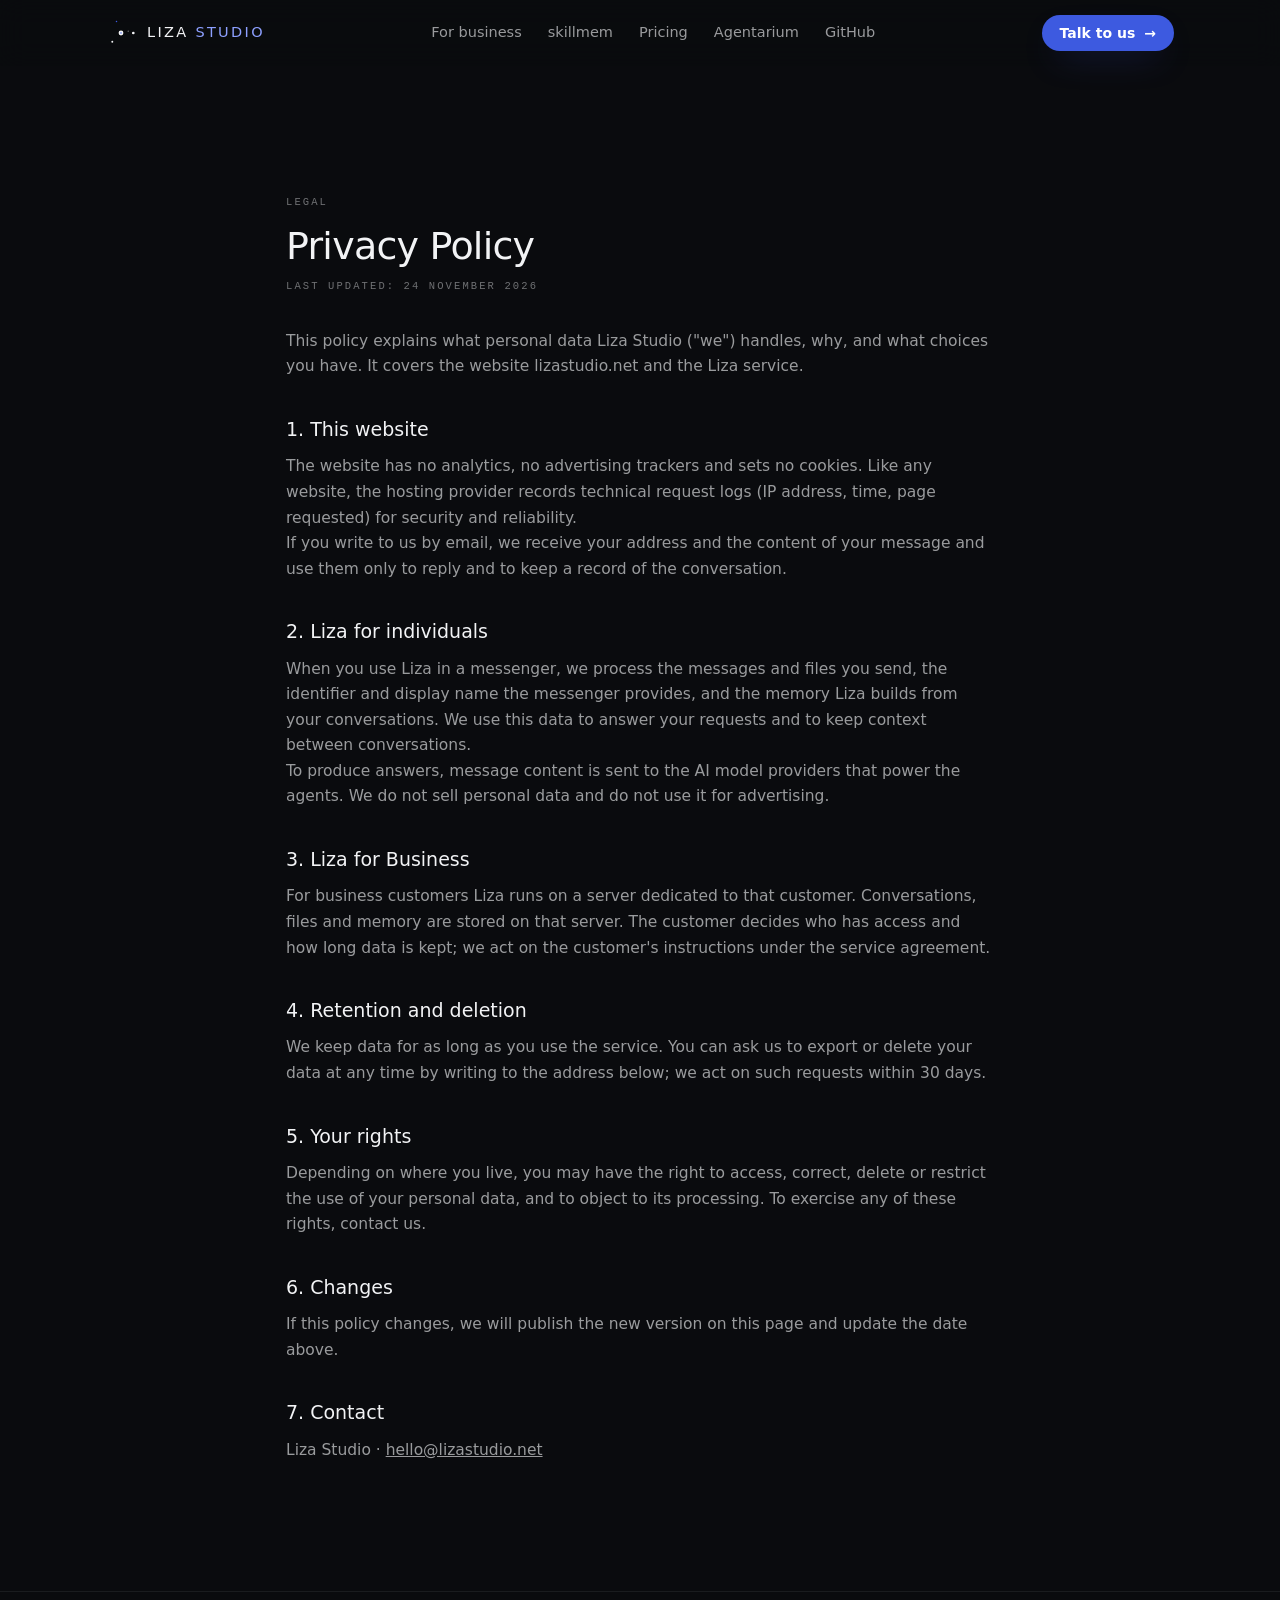
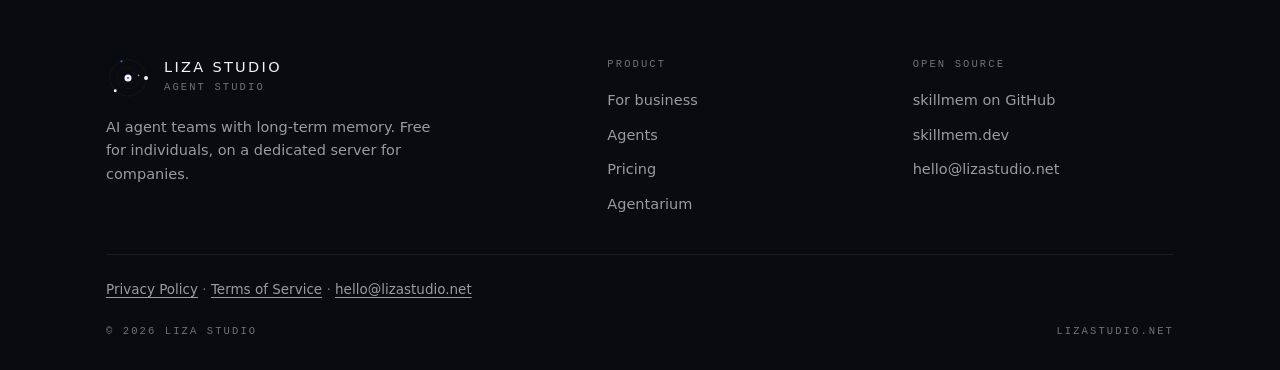
<file: privacy.html>
<!DOCTYPE html>
<html lang="en">
<head>
  <meta charset="utf-8">
  <meta name="viewport" content="width=device-width, initial-scale=1">
  <title>Privacy Policy — Liza Studio</title>
  <meta name="description" content="How Liza Studio handles personal data on lizastudio.net and in the Liza service.">
  <meta name="theme-color" content="#0A0B0E">
  <link rel="canonical" href="https://lizastudio.net/privacy.html">

  <meta property="og:type" content="website">
  <meta property="og:site_name" content="Liza Studio">
  <meta property="og:url" content="https://lizastudio.net/">
  <meta property="og:title" content="Liza Studio — AI agent teams with long-term memory">
  <meta property="og:description" content="A team of AI agents with shared long-term memory. Free for individuals, on a dedicated server for companies. Open-source memory layer: skillmem.">
  <meta property="og:locale" content="en_US">

  

  <link rel="icon" type="image/svg+xml" href="assets/lisa-favicon.svg">
  <link rel="icon" type="image/png" sizes="32x32" href="favicon-32.png">
  <link rel="apple-touch-icon" href="apple-touch-icon.png">
  <link rel="stylesheet" href="styles.css?v=20261124a">
  <style>
    .price{font-family:var(--display); font-weight:200; font-size:34px; letter-spacing:-.02em; color:var(--paper); line-height:1.1}
    .price small{font-family:var(--mono); font-size:10.5px; letter-spacing:.14em; text-transform:uppercase; color:var(--muted-2)}
    .plan ul{margin:6px 0 0; padding:0; list-style:none; display:grid; gap:7px; font-size:14.5px; line-height:1.5; color:var(--muted)}
    .plan li{padding-left:16px; position:relative}
    .plan li::before{content:""; position:absolute; left:0; top:.62em; width:6px; height:6px; border-radius:50%; background:var(--accent-soft)}
    .plan--main{border-color:var(--accent)}
    .plan .btn{margin-top:12px; justify-self:start}
    .code{font-family:var(--mono); font-size:13.5px; background:#0D0F13; border:1px solid var(--line); border-radius:10px; padding:12px 14px; color:var(--paper); overflow-x:auto; white-space:nowrap}
    .legal h2{font-family:var(--display); font-weight:300; font-size:19px; margin:34px 0 10px}
    .legal p,.legal li{font-size:15.5px; line-height:1.65; color:var(--muted)}
    .legal ul{padding-left:20px; display:grid; gap:6px}
    .legal a{text-decoration:underline}
  </style>
</head>
<body>
  <a class="skip-link" href="./#main">Skip to content</a>

  <header class="site-header">
    <div class="container header__inner">
      <a class="logo" href="./" aria-label="Liza Studio — home">
        <svg class="logo__mark" viewBox="-100 -100 200 200" width="30" height="30" aria-hidden="true">
          <g><circle cx="82" cy="0" r="9" fill="currentColor"></circle><circle cx="-58" cy="58" r="6.5" fill="currentColor"></circle><circle cx="-30" cy="-76" r="5" fill="#3D5AE0"></circle></g>
          <g><circle cx="48" cy="-12" r="4" fill="currentColor" opacity="0.55"></circle></g>
          <circle cx="0" cy="0" r="16" fill="currentColor"></circle>
          <circle cx="0" cy="0" r="5" fill="#3D5AE0"></circle>
        </svg>
        <span class="logo__word">Liza <span class="logo__muted">Studio</span></span>
      </a>

      <nav class="header__nav" aria-label="Main menu">
        <a class="header__link" href="./#business">For business</a>
        <a class="header__link" href="./#skillmem">skillmem</a>
        <a class="header__link" href="./#pricing">Pricing</a>
        <a class="header__link" href="agentarium.html">Agentarium</a>
        <a class="header__link" href="https://github.com/liza-studio/skillmem" target="_blank" rel="noopener">GitHub</a>
      </nav>

      <div class="header__right">
        <a class="btn btn--primary btn--sm header__cta" href="mailto:hello@lizastudio.net?subject=Liza%20for%20Business">
          <span class="btn__full">Talk to us</span>
          <span class="btn__short" aria-hidden="true">Contact</span>
          <span aria-hidden="true">→</span>
        </a>
        <button class="header__burger" type="button" aria-label="Open menu" aria-expanded="false" aria-controls="mobile-menu">
          <span></span><span></span><span></span>
        </button>
      </div>
    </div>

    <nav class="mobile-menu" id="mobile-menu" aria-label="Mobile menu" hidden>
      <a href="./#business">For business</a>
      <a href="./#skillmem">skillmem</a>
      <a href="./#pricing">Pricing</a>
      <a href="agentarium.html">Agentarium</a>
      <a href="https://github.com/liza-studio/skillmem" target="_blank" rel="noopener">GitHub</a>
    </nav>
  </header>

    <main id="main">
    <section class="section section--paper">
      <div class="container" style="max-width:820px">
        <p class="mono-label">Legal</p>
        <h1 class="section__title" style="margin-bottom:10px">Privacy Policy</h1>
        <p class="mono-label mono-label--muted" style="margin-bottom:34px">Last updated: 24 November 2026</p>
        <div class="legal">
          <p>This policy explains what personal data Liza Studio ("we") handles, why, and what choices you have. It covers the website lizastudio.net and the Liza service.</p>
          <h2>1. This website</h2>
          <p>The website has no analytics, no advertising trackers and sets no cookies. Like any website, the hosting provider records technical request logs (IP address, time, page requested) for security and reliability.</p>
          <p>If you write to us by email, we receive your address and the content of your message and use them only to reply and to keep a record of the conversation.</p>
          <h2>2. Liza for individuals</h2>
          <p>When you use Liza in a messenger, we process the messages and files you send, the identifier and display name the messenger provides, and the memory Liza builds from your conversations. We use this data to answer your requests and to keep context between conversations.</p>
          <p>To produce answers, message content is sent to the AI model providers that power the agents. We do not sell personal data and do not use it for advertising.</p>
          <h2>3. Liza for Business</h2>
          <p>For business customers Liza runs on a server dedicated to that customer. Conversations, files and memory are stored on that server. The customer decides who has access and how long data is kept; we act on the customer's instructions under the service agreement.</p>
          <h2>4. Retention and deletion</h2>
          <p>We keep data for as long as you use the service. You can ask us to export or delete your data at any time by writing to the address below; we act on such requests within 30 days.</p>
          <h2>5. Your rights</h2>
          <p>Depending on where you live, you may have the right to access, correct, delete or restrict the use of your personal data, and to object to its processing. To exercise any of these rights, contact us.</p>
          <h2>6. Changes</h2>
          <p>If this policy changes, we will publish the new version on this page and update the date above.</p>
          <h2>7. Contact</h2>
          <p>Liza Studio · <a href="mailto:hello@lizastudio.net">hello@lizastudio.net</a></p>
        </div>
      </div>
    </section>
  </main>

  <footer class="footer">
    <div class="container">
      <div class="footer__grid">
        <div class="footer__brand">
          <div class="logo logo--footer">
            <svg class="logo__mark" viewBox="-100 -100 200 200" width="44" height="44" aria-hidden="true">
              <circle cx="0" cy="0" r="82" fill="none" stroke="currentColor" stroke-width="1.25" stroke-dasharray="1.5 4" opacity="0.55"></circle>
              <circle cx="0" cy="0" r="48" fill="none" stroke="currentColor" stroke-width="1.25" stroke-dasharray="1.5 4" opacity="0.35"></circle>
              <g><circle cx="82" cy="0" r="9" fill="currentColor"></circle><circle cx="-58" cy="58" r="6.5" fill="currentColor"></circle><circle cx="-30" cy="-76" r="5" fill="#3D5AE0"></circle></g>
              <g><circle cx="48" cy="-12" r="4" fill="currentColor" opacity="0.55"></circle></g>
              <circle cx="0" cy="0" r="16" fill="currentColor"></circle>
              <circle cx="0" cy="0" r="5" fill="#3D5AE0"></circle>
            </svg>
            <div>
              <div class="logo__word">Liza Studio</div>
              <p class="mono-label mono-label--muted">agent studio</p>
            </div>
          </div>
          <p class="footer__about">AI agent teams with long-term memory. Free for individuals, on a dedicated server for companies.</p>
        </div>
        <nav class="footer__nav" aria-label="Product">
          <p class="mono-label mono-label--muted">Product</p>
          <ul>
            <li><a href="./#business">For business</a></li>
            <li><a href="./#agents">Agents</a></li>
            <li><a href="./#pricing">Pricing</a></li>
            <li><a href="agentarium.html">Agentarium</a></li>
          </ul>
        </nav>
        <nav class="footer__nav" aria-label="Open source">
          <p class="mono-label mono-label--muted">Open source</p>
          <ul>
            <li><a href="https://github.com/liza-studio/skillmem" target="_blank" rel="noopener">skillmem on GitHub</a></li>
            <li><a href="https://skillmem.dev" target="_blank" rel="noopener">skillmem.dev</a></li>
            <li><a href="mailto:hello@lizastudio.net">hello@lizastudio.net</a></li>
          </ul>
        </nav>
      </div>
      <div class="footer__req">
        <a href="privacy.html">Privacy Policy</a> · <a href="terms.html">Terms of Service</a> · <a href="mailto:hello@lizastudio.net">hello@lizastudio.net</a>
      </div>
      <div class="footer__bottom">
        <span class="mono-label mono-label--muted">© 2026 Liza Studio</span>
        <span class="mono-label mono-label--muted">lizastudio.net</span>
      </div>
    </div>
  </footer>

  <script>
    (function () {
      'use strict';
      var burger = document.querySelector('.header__burger');
      var menu = document.getElementById('mobile-menu');
      if (!burger || !menu) return;
      function setOpen(open) {
        burger.setAttribute('aria-expanded', String(open));
        burger.setAttribute('aria-label', open ? 'Close menu' : 'Open menu');
        menu.hidden = !open;
      }
      burger.addEventListener('click', function () {
        setOpen(burger.getAttribute('aria-expanded') !== 'true');
      });
      menu.addEventListener('click', function (e) { if (e.target.closest('a')) setOpen(false); });
      document.addEventListener('keydown', function (e) { if (e.key === 'Escape') setOpen(false); });
    })();
  </script>
</body>
</html>
</file>
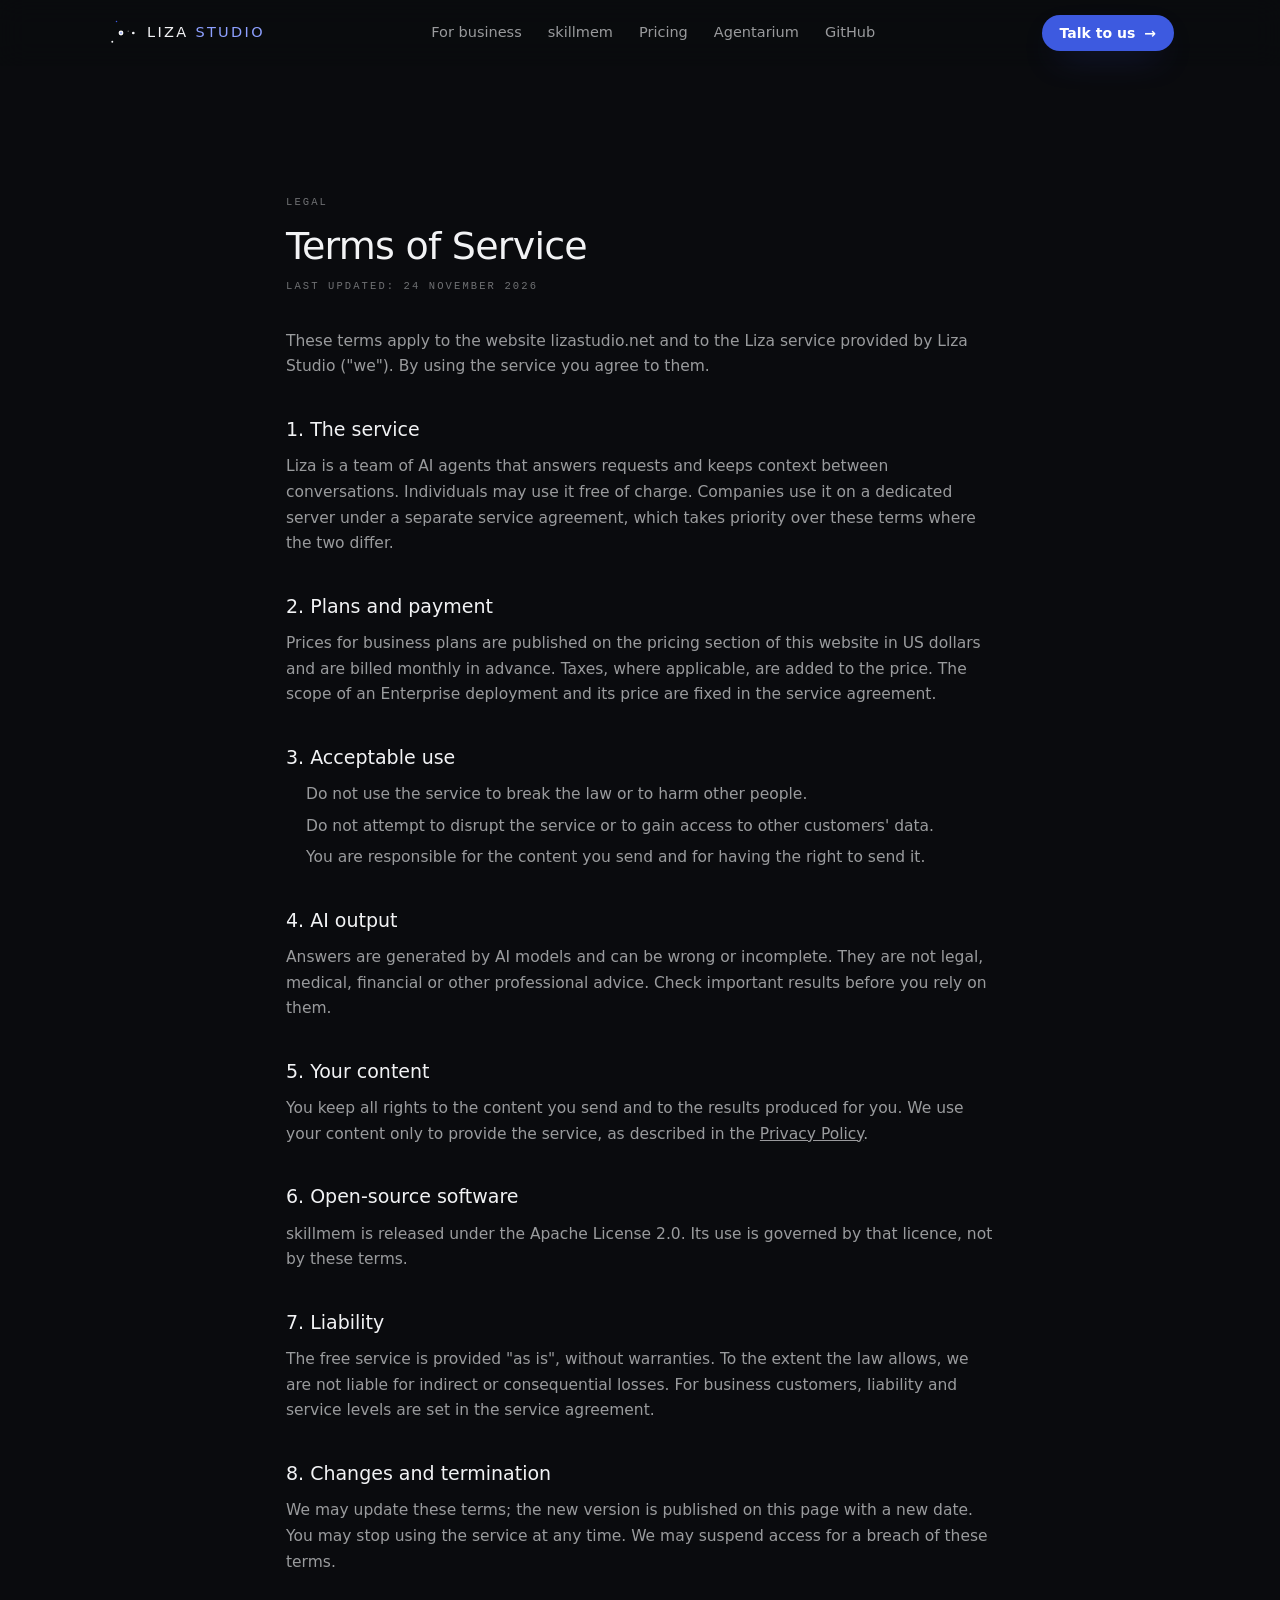
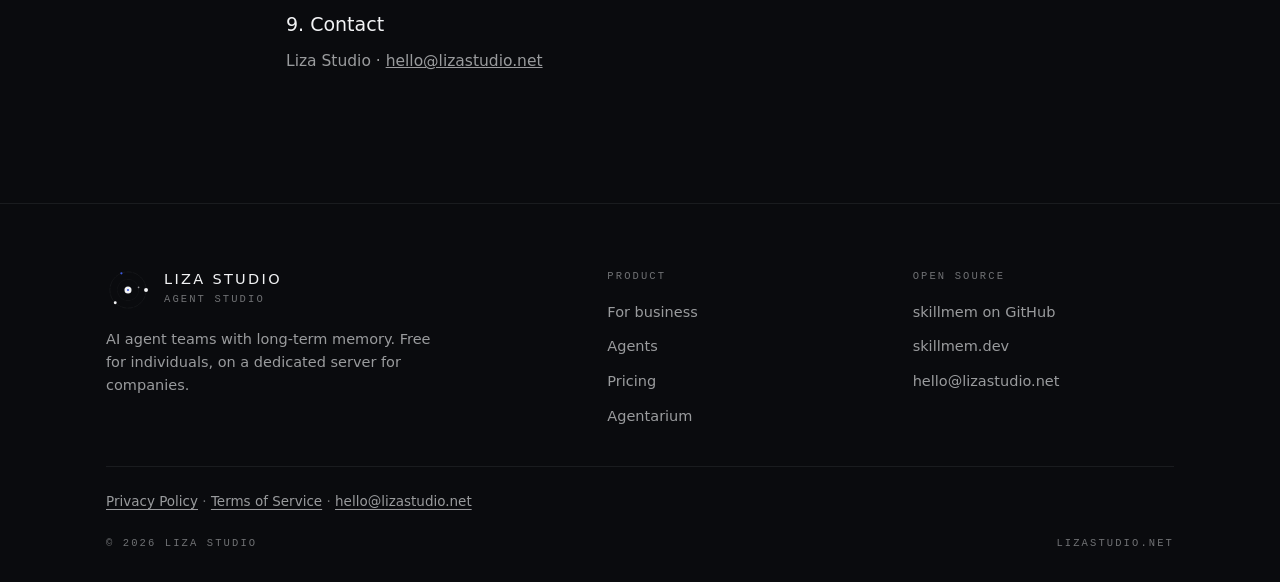
<file: terms.html>
<!DOCTYPE html>
<html lang="en">
<head>
  <meta charset="utf-8">
  <meta name="viewport" content="width=device-width, initial-scale=1">
  <title>Terms of Service — Liza Studio</title>
  <meta name="description" content="Terms that apply to the use of lizastudio.net and the Liza service.">
  <meta name="theme-color" content="#0A0B0E">
  <link rel="canonical" href="https://lizastudio.net/terms.html">

  <meta property="og:type" content="website">
  <meta property="og:site_name" content="Liza Studio">
  <meta property="og:url" content="https://lizastudio.net/">
  <meta property="og:title" content="Liza Studio — AI agent teams with long-term memory">
  <meta property="og:description" content="A team of AI agents with shared long-term memory. Free for individuals, on a dedicated server for companies. Open-source memory layer: skillmem.">
  <meta property="og:locale" content="en_US">

  

  <link rel="icon" type="image/svg+xml" href="assets/lisa-favicon.svg">
  <link rel="icon" type="image/png" sizes="32x32" href="favicon-32.png">
  <link rel="apple-touch-icon" href="apple-touch-icon.png">
  <link rel="stylesheet" href="styles.css?v=20261124a">
  <style>
    .price{font-family:var(--display); font-weight:200; font-size:34px; letter-spacing:-.02em; color:var(--paper); line-height:1.1}
    .price small{font-family:var(--mono); font-size:10.5px; letter-spacing:.14em; text-transform:uppercase; color:var(--muted-2)}
    .plan ul{margin:6px 0 0; padding:0; list-style:none; display:grid; gap:7px; font-size:14.5px; line-height:1.5; color:var(--muted)}
    .plan li{padding-left:16px; position:relative}
    .plan li::before{content:""; position:absolute; left:0; top:.62em; width:6px; height:6px; border-radius:50%; background:var(--accent-soft)}
    .plan--main{border-color:var(--accent)}
    .plan .btn{margin-top:12px; justify-self:start}
    .code{font-family:var(--mono); font-size:13.5px; background:#0D0F13; border:1px solid var(--line); border-radius:10px; padding:12px 14px; color:var(--paper); overflow-x:auto; white-space:nowrap}
    .legal h2{font-family:var(--display); font-weight:300; font-size:19px; margin:34px 0 10px}
    .legal p,.legal li{font-size:15.5px; line-height:1.65; color:var(--muted)}
    .legal ul{padding-left:20px; display:grid; gap:6px}
    .legal a{text-decoration:underline}
  </style>
</head>
<body>
  <a class="skip-link" href="./#main">Skip to content</a>

  <header class="site-header">
    <div class="container header__inner">
      <a class="logo" href="./" aria-label="Liza Studio — home">
        <svg class="logo__mark" viewBox="-100 -100 200 200" width="30" height="30" aria-hidden="true">
          <g><circle cx="82" cy="0" r="9" fill="currentColor"></circle><circle cx="-58" cy="58" r="6.5" fill="currentColor"></circle><circle cx="-30" cy="-76" r="5" fill="#3D5AE0"></circle></g>
          <g><circle cx="48" cy="-12" r="4" fill="currentColor" opacity="0.55"></circle></g>
          <circle cx="0" cy="0" r="16" fill="currentColor"></circle>
          <circle cx="0" cy="0" r="5" fill="#3D5AE0"></circle>
        </svg>
        <span class="logo__word">Liza <span class="logo__muted">Studio</span></span>
      </a>

      <nav class="header__nav" aria-label="Main menu">
        <a class="header__link" href="./#business">For business</a>
        <a class="header__link" href="./#skillmem">skillmem</a>
        <a class="header__link" href="./#pricing">Pricing</a>
        <a class="header__link" href="agentarium.html">Agentarium</a>
        <a class="header__link" href="https://github.com/liza-studio/skillmem" target="_blank" rel="noopener">GitHub</a>
      </nav>

      <div class="header__right">
        <a class="btn btn--primary btn--sm header__cta" href="mailto:hello@lizastudio.net?subject=Liza%20for%20Business">
          <span class="btn__full">Talk to us</span>
          <span class="btn__short" aria-hidden="true">Contact</span>
          <span aria-hidden="true">→</span>
        </a>
        <button class="header__burger" type="button" aria-label="Open menu" aria-expanded="false" aria-controls="mobile-menu">
          <span></span><span></span><span></span>
        </button>
      </div>
    </div>

    <nav class="mobile-menu" id="mobile-menu" aria-label="Mobile menu" hidden>
      <a href="./#business">For business</a>
      <a href="./#skillmem">skillmem</a>
      <a href="./#pricing">Pricing</a>
      <a href="agentarium.html">Agentarium</a>
      <a href="https://github.com/liza-studio/skillmem" target="_blank" rel="noopener">GitHub</a>
    </nav>
  </header>

    <main id="main">
    <section class="section section--paper">
      <div class="container" style="max-width:820px">
        <p class="mono-label">Legal</p>
        <h1 class="section__title" style="margin-bottom:10px">Terms of Service</h1>
        <p class="mono-label mono-label--muted" style="margin-bottom:34px">Last updated: 24 November 2026</p>
        <div class="legal">
          <p>These terms apply to the website lizastudio.net and to the Liza service provided by Liza Studio ("we"). By using the service you agree to them.</p>
          <h2>1. The service</h2>
          <p>Liza is a team of AI agents that answers requests and keeps context between conversations. Individuals may use it free of charge. Companies use it on a dedicated server under a separate service agreement, which takes priority over these terms where the two differ.</p>
          <h2>2. Plans and payment</h2>
          <p>Prices for business plans are published on the pricing section of this website in US dollars and are billed monthly in advance. Taxes, where applicable, are added to the price. The scope of an Enterprise deployment and its price are fixed in the service agreement.</p>
          <h2>3. Acceptable use</h2>
          <ul>
            <li>Do not use the service to break the law or to harm other people.</li>
            <li>Do not attempt to disrupt the service or to gain access to other customers' data.</li>
            <li>You are responsible for the content you send and for having the right to send it.</li>
          </ul>
          <h2>4. AI output</h2>
          <p>Answers are generated by AI models and can be wrong or incomplete. They are not legal, medical, financial or other professional advice. Check important results before you rely on them.</p>
          <h2>5. Your content</h2>
          <p>You keep all rights to the content you send and to the results produced for you. We use your content only to provide the service, as described in the <a href="privacy.html">Privacy Policy</a>.</p>
          <h2>6. Open-source software</h2>
          <p>skillmem is released under the Apache License 2.0. Its use is governed by that licence, not by these terms.</p>
          <h2>7. Liability</h2>
          <p>The free service is provided "as is", without warranties. To the extent the law allows, we are not liable for indirect or consequential losses. For business customers, liability and service levels are set in the service agreement.</p>
          <h2>8. Changes and termination</h2>
          <p>We may update these terms; the new version is published on this page with a new date. You may stop using the service at any time. We may suspend access for a breach of these terms.</p>
          <h2>9. Contact</h2>
          <p>Liza Studio · <a href="mailto:hello@lizastudio.net">hello@lizastudio.net</a></p>
        </div>
      </div>
    </section>
  </main>

  <footer class="footer">
    <div class="container">
      <div class="footer__grid">
        <div class="footer__brand">
          <div class="logo logo--footer">
            <svg class="logo__mark" viewBox="-100 -100 200 200" width="44" height="44" aria-hidden="true">
              <circle cx="0" cy="0" r="82" fill="none" stroke="currentColor" stroke-width="1.25" stroke-dasharray="1.5 4" opacity="0.55"></circle>
              <circle cx="0" cy="0" r="48" fill="none" stroke="currentColor" stroke-width="1.25" stroke-dasharray="1.5 4" opacity="0.35"></circle>
              <g><circle cx="82" cy="0" r="9" fill="currentColor"></circle><circle cx="-58" cy="58" r="6.5" fill="currentColor"></circle><circle cx="-30" cy="-76" r="5" fill="#3D5AE0"></circle></g>
              <g><circle cx="48" cy="-12" r="4" fill="currentColor" opacity="0.55"></circle></g>
              <circle cx="0" cy="0" r="16" fill="currentColor"></circle>
              <circle cx="0" cy="0" r="5" fill="#3D5AE0"></circle>
            </svg>
            <div>
              <div class="logo__word">Liza Studio</div>
              <p class="mono-label mono-label--muted">agent studio</p>
            </div>
          </div>
          <p class="footer__about">AI agent teams with long-term memory. Free for individuals, on a dedicated server for companies.</p>
        </div>
        <nav class="footer__nav" aria-label="Product">
          <p class="mono-label mono-label--muted">Product</p>
          <ul>
            <li><a href="./#business">For business</a></li>
            <li><a href="./#agents">Agents</a></li>
            <li><a href="./#pricing">Pricing</a></li>
            <li><a href="agentarium.html">Agentarium</a></li>
          </ul>
        </nav>
        <nav class="footer__nav" aria-label="Open source">
          <p class="mono-label mono-label--muted">Open source</p>
          <ul>
            <li><a href="https://github.com/liza-studio/skillmem" target="_blank" rel="noopener">skillmem on GitHub</a></li>
            <li><a href="https://skillmem.dev" target="_blank" rel="noopener">skillmem.dev</a></li>
            <li><a href="mailto:hello@lizastudio.net">hello@lizastudio.net</a></li>
          </ul>
        </nav>
      </div>
      <div class="footer__req">
        <a href="privacy.html">Privacy Policy</a> · <a href="terms.html">Terms of Service</a> · <a href="mailto:hello@lizastudio.net">hello@lizastudio.net</a>
      </div>
      <div class="footer__bottom">
        <span class="mono-label mono-label--muted">© 2026 Liza Studio</span>
        <span class="mono-label mono-label--muted">lizastudio.net</span>
      </div>
    </div>
  </footer>

  <script>
    (function () {
      'use strict';
      var burger = document.querySelector('.header__burger');
      var menu = document.getElementById('mobile-menu');
      if (!burger || !menu) return;
      function setOpen(open) {
        burger.setAttribute('aria-expanded', String(open));
        burger.setAttribute('aria-label', open ? 'Close menu' : 'Open menu');
        menu.hidden = !open;
      }
      burger.addEventListener('click', function () {
        setOpen(burger.getAttribute('aria-expanded') !== 'true');
      });
      menu.addEventListener('click', function (e) { if (e.target.closest('a')) setOpen(false); });
      document.addEventListener('keydown', function (e) { if (e.key === 'Escape') setOpen(false); });
    })();
  </script>
</body>
</html>
</file>
<file: styles.css>
/* Liza Studio — тёмная редакция «Ночь», 2026-09-15 */

  unicode-range:U+0301,U+0400-045F,U+0490-0491,U+04B0-04B1,U+2116}
@font-face{font-family:"Unbounded";src:url(assets/fonts/unbounded-lat.woff2) format("woff2");font-weight:200 500;font-style:normal;font-display:swap;
  unicode-range:U+0000-00FF,U+0131,U+0152-0153,U+02BB-02BC,U+02C6,U+02DA,U+02DC,U+0304,U+0308,U+0329,U+2000-206F,U+20AC,U+2122,U+2191,U+2193,U+2212,U+2215,U+FEFF,U+FFFD}
  unicode-range:U+0301,U+0400-045F,U+0490-0491,U+04B0-04B1,U+2116}
@font-face{font-family:"Onest";src:url(assets/fonts/onest-lat.woff2) format("woff2");font-weight:300 700;font-style:normal;font-display:swap;
  unicode-range:U+0000-00FF,U+0131,U+0152-0153,U+02BB-02BC,U+02C6,U+02DA,U+02DC,U+0304,U+0308,U+0329,U+2000-206F,U+20AC,U+2122,U+2191,U+2193,U+2212,U+2215,U+FEFF,U+FFFD}

:root{
  --ink:#0A0B0E;          /* основной фон */
  --ink-2:#101216;        /* чередующаяся секция */
  --card:#15181E;
  --line:rgba(242,243,245,.12);
  --line-2:rgba(242,243,245,.07);
  --paper:#F2F3F5;
  --muted:rgba(242,243,245,.62);
  --muted-2:rgba(242,243,245,.44);
  --accent:#3D5AE0;
  --accent-soft:#8DA0FF;
  --tg:#2AABEE;
  --max:#6E54FF;
  --display:"Unbounded",system-ui,sans-serif;
  --sans:"Onest",system-ui,-apple-system,"Segoe UI",Roboto,sans-serif;
  --mono:ui-monospace,SFMono-Regular,Menlo,Consolas,"Liberation Mono",monospace;
  --container:1180px;
  --pad-x:20px;
  --section-py:76px;
  --header-h:66px;
}
@media (min-width:760px){ :root{ --pad-x:40px; --section-py:104px } }
@media (min-width:1100px){ :root{ --pad-x:56px; --section-py:128px } }

*{box-sizing:border-box}
html{-webkit-text-size-adjust:100%; scroll-behavior:smooth; scroll-padding-top:var(--header-h)}
@media (prefers-reduced-motion:reduce){ html{scroll-behavior:auto} }
body{
  margin:0; background:var(--ink); color:var(--paper);
  font-family:var(--sans); font-size:16px; line-height:1.6;
  -webkit-font-smoothing:antialiased; overflow-x:hidden;
}
img,video{max-width:100%; display:block}
a{color:inherit; text-decoration:none}
h1,h2,h3{margin:0; text-wrap:balance}
p{margin:0}
ul{margin:0; padding:0; list-style:none}
:focus-visible{outline:2px solid var(--accent-soft); outline-offset:3px; border-radius:4px}

.container{width:100%; max-width:var(--container); margin:0 auto; padding-inline:var(--pad-x)}
.skip-link{position:absolute; left:-9999px; top:0; background:var(--accent); color:#fff; padding:10px 16px; z-index:99}
.skip-link:focus{left:12px; top:12px}

.mono-label{
  font-family:var(--mono); font-size:10.5px; letter-spacing:.2em; text-transform:uppercase;
  color:var(--muted-2); margin:0;
}
.mono-label--light{color:var(--paper)}
.mono-label--muted{color:var(--muted-2)}
.text-muted{color:var(--muted)}

/* ---------- кнопки ---------- */
.btn{
  display:inline-flex; align-items:center; gap:9px; justify-content:center;
  font-family:var(--sans); font-size:15px; font-weight:600; line-height:1;
  padding:14px 22px; border-radius:999px; border:1px solid transparent;
  transition:transform .18s ease, background .18s ease, border-color .18s ease, box-shadow .18s ease;
  cursor:pointer;
}
.btn:hover{transform:translateY(-1px)}
.btn:active{transform:translateY(0)}
.btn--primary{background:var(--accent); color:#fff; box-shadow:0 14px 34px -16px rgba(61,90,224,.95)}
.btn--primary:hover{background:#4B67E8}
.btn--outline{border-color:rgba(242,243,245,.28); color:var(--paper)}
.btn--outline:hover{border-color:var(--paper); background:rgba(242,243,245,.06)}
.btn--outline-light{border-color:rgba(242,243,245,.3); color:var(--paper)}
.btn--outline-light:hover{background:rgba(242,243,245,.08)}
.btn--paper{background:var(--paper); color:var(--ink)}
.btn--paper:hover{background:#fff}
.btn--ghost{color:var(--muted-2); border-color:var(--line); cursor:default}
.btn--ghost:hover{transform:none}
.btn--sm{padding:10px 17px; font-size:14px}
.btn__short{display:none}

/* ---------- шапка ---------- */
.site-header{
  position:sticky; top:0; z-index:50; background:rgba(10,11,14,.82);
  backdrop-filter:blur(14px); -webkit-backdrop-filter:blur(14px);
}
.header__inner{display:flex; align-items:center; justify-content:space-between; gap:18px; height:var(--header-h)}
.logo{display:inline-flex; align-items:center; gap:11px; color:var(--paper)}
.logo__mark{color:var(--paper); flex:none}
.logo__word{font-family:var(--display); font-weight:400; font-size:14.5px; letter-spacing:.16em; text-transform:uppercase; white-space:nowrap}
.logo__muted{color:var(--accent-soft); font-weight:500}
.header__nav{display:none; gap:26px; align-items:center}
.header__link{font-size:14.5px; color:var(--muted); transition:color .18s}
.header__link:hover{color:var(--paper)}
.header__soon{font-size:14.5px; color:var(--muted-2)}
.header__right{display:flex; align-items:center; gap:10px}
.header__burger{
  width:42px; height:38px; display:inline-flex; flex-direction:column; justify-content:center; gap:5px;
  background:none; border:1px solid var(--line); border-radius:10px; padding:0 10px; cursor:pointer;
}
.header__burger span{display:block; height:1.5px; background:var(--paper); border-radius:2px}
.mobile-menu{display:flex; flex-direction:column; gap:2px; padding:8px var(--pad-x) 18px; border-top:1px solid var(--line-2)}
.mobile-menu[hidden]{display:none}
.mobile-menu a, .mobile-menu__soon{padding:12px 0; font-size:16px; border-bottom:1px solid var(--line-2)}
.mobile-menu__soon{color:var(--muted-2)}
@media (min-width:900px){
  .header__nav{display:flex}
  .header__burger{display:none}
  .mobile-menu{display:none !important}
}
@media (max-width:420px){
  .btn__full{display:none}
  .btn__short{display:inline}
}

/* ---------- герой — перенос макета «Ночь» 1:1 ---------- */
.hero{position:relative; overflow:hidden; background:var(--ink);
  min-height:calc(100svh - var(--header-h)); display:flex; align-items:stretch}
.hero__media{position:absolute; inset:0; z-index:0}
.hero__media video, .hero__media img{width:100%; height:100%; object-fit:cover; object-position:50% 22%;
  animation:ken 26s ease-in-out infinite alternate}
@keyframes ken{from{transform:scale(1.02)} to{transform:scale(1.12)}}
.hero__media::after{content:""; position:absolute; inset:0;
  background:linear-gradient(180deg,rgba(10,11,14,.62) 0,rgba(10,11,14,.1) 17%,rgba(10,11,14,.62) 43%,var(--ink) 68%)}
.hero__glow{position:absolute; z-index:1; left:50%; top:8%; transform:translateX(-50%);
  width:280px; aspect-ratio:1; border-radius:50%;
  background:radial-gradient(circle,rgba(61,90,224,.46),transparent 66%); filter:blur(22px);
  animation:breathe 9s ease-in-out infinite alternate; pointer-events:none}
@keyframes breathe{from{opacity:.42; transform:translateX(-50%) scale(.94)} to{opacity:.82; transform:translateX(-50%) scale(1.07)}}
.hero__inner{position:relative; z-index:2; display:flex; flex-direction:column; justify-content:flex-end;
  width:100%; padding-block:40px 30px; gap:0}
.hero__eyebrow{display:flex; align-items:center; gap:10px}
.hero__eyebrow::before{content:""; display:block; width:26px; height:1px; background:var(--accent)}
.hero__title{
  font-family:var(--display); font-weight:200; font-size:clamp(22px,5.6vw,43px); line-height:1.08;
  letter-spacing:-.02em; margin:16px 0 0;
  background:linear-gradient(100deg,#FFFFFF 12%,#B9C4FF 38%,#FFFFFF 62%); background-size:220% 100%;
  -webkit-background-clip:text; background-clip:text; color:transparent;
  animation:sweep 7s 1.2s ease-in-out infinite;
}
.hero__title b{font-weight:500}
@keyframes sweep{0%,100%{background-position:120% 0} 50%{background-position:-20% 0}}
.hero__offer{margin-top:16px; font-size:16px; font-weight:500; line-height:1.4; color:var(--paper)}
.hero__lead{margin-top:9px; font-size:13.5px; line-height:1.5; color:var(--muted)}
.hero__actions{display:flex; flex-wrap:wrap; gap:9px; margin-top:20px}
.hero__actions .btn{flex:1 1 150px}
.hero__note{margin-top:14px; line-height:1.5}
.hero__stats{display:flex; flex-wrap:wrap; gap:22px; margin-top:20px}
.hero__stats div{display:grid; gap:1px}
.hero__stats b{font-family:var(--display); font-weight:300; font-size:19px; letter-spacing:-.02em; color:var(--paper)}
.hero__stats span{font-family:var(--mono); font-size:8.5px; letter-spacing:.14em; text-transform:uppercase; color:var(--muted-2)}

@media (max-width:899px){
  /* телефон: портрет сверху отдельной зоной, текст — ниже, без наложения */
  .hero{display:block; min-height:0}
  .hero__media{position:relative; inset:auto; width:100%; height:47svh; min-height:320px; max-height:460px;
    -webkit-mask-image:linear-gradient(180deg,#000 62%,rgba(0,0,0,.4) 86%,transparent 100%);
    mask-image:linear-gradient(180deg,#000 62%,rgba(0,0,0,.4) 86%,transparent 100%)}
  .hero__media video, .hero__media img{object-position:50% 30%; animation:none; transform:none}
  .hero__media::after{background:linear-gradient(180deg,rgba(10,11,14,.42) 0,rgba(10,11,14,0) 28%,rgba(10,11,14,.35) 78%,var(--ink) 100%)}
  .hero__glow{top:2%; width:240px}
  .hero__inner{display:block; padding-block:4px 30px}
  .hero__note{display:none}
  .hero__stats div:nth-child(4){display:none}
  .hero__actions .btn--ghost{display:none}
  .hero__title{margin-top:14px}
  .hero__offer{font-size:15.5px; margin-top:14px}
  .hero__lead{font-size:13px; line-height:1.45; margin-top:8px}
  .hero__actions{gap:8px; margin-top:18px}
  .hero__actions .btn{flex:1 1 calc(50% - 4px); padding:13px 12px; font-size:14px}
  .hero__stats{margin-top:20px; padding-top:0; gap:22px}
}
/* десктоп: портрет — правая колонка, пропорции кадра как в макете */
@media (min-width:900px){
  .hero{min-height:clamp(600px,80vh,680px)}
  .hero__media{left:auto; right:0; width:auto; aspect-ratio:103/100; max-width:62%;
    -webkit-mask-image:linear-gradient(90deg,transparent 0,rgba(0,0,0,.55) 12%,#000 34%);
    mask-image:linear-gradient(90deg,transparent 0,rgba(0,0,0,.55) 12%,#000 34%)}
  .hero__media video, .hero__media img{object-position:50% 34%}
  .hero__media::after{background:linear-gradient(90deg,var(--ink) 4%,rgba(10,11,14,.72) 34%,rgba(10,11,14,.1) 72%,rgba(10,11,14,.55))}
  .hero__glow{left:auto; right:14%; top:22%; width:440px; transform:none}
  @keyframes breathe{from{opacity:.42; transform:scale(.94)} to{opacity:.82; transform:scale(1.07)}}
  .hero__inner{justify-content:center; padding-block:clamp(40px,7vh,74px)}
  .hero__title{margin-top:20px; max-width:15ch}
  .hero__offer{margin-top:18px; font-size:18px; max-width:30ch}
  .hero__lead{font-size:15px; line-height:1.65; max-width:40ch}
  .hero__actions{margin-top:26px; gap:11px}
  .hero__actions .btn{flex:0 0 auto}
  .hero__stats{gap:44px; margin-top:auto; padding-top:34px}
  .hero__stats b{font-size:26px}
  .hero__stats span{font-size:10px; letter-spacing:.16em}
}

/* ---------- секции ---------- */
.section{padding-block:var(--section-py); position:relative}
.section--cool{background:var(--ink-2)}
.section--paper{background:var(--ink)}
.section--dark{background:var(--ink-2)}
.section__header{display:grid; gap:18px; margin-bottom:clamp(34px,5vw,54px)}
@media (min-width:900px){
  .section__header--row{grid-template-columns:minmax(0,1.15fr) minmax(0,.85fr); gap:44px; align-items:end}
}
.section__title{
  font-family:var(--display); font-weight:200; font-size:clamp(24px,3.2vw,38px);
  line-height:1.14; letter-spacing:-.02em; margin-top:14px;
}
.section__title--narrow{max-width:20ch}
.section__sub{font-size:16px; line-height:1.6; color:var(--muted); max-width:52ch}
.section__sub--muted{color:var(--muted)}

/* агенты */
.agents-grid{display:grid; gap:1px; background:var(--line-2); border:1px solid var(--line); border-radius:16px; overflow:hidden}
@media (min-width:640px){ .agents-grid{grid-template-columns:repeat(2,1fr)} }
@media (min-width:1000px){ .agents-grid{grid-template-columns:repeat(3,1fr)} }
.agent-card{background:var(--ink-2); padding:22px 22px 26px; display:grid; gap:8px; align-content:start; transition:background .2s}
.section--cool .agent-card{background:#12151A}
.agent-card:hover{background:#171B22}
.agent-card__title{font-family:var(--display); font-weight:300; font-size:19px; letter-spacing:-.01em}
.agent-card__text{font-size:14.5px; line-height:1.55; color:var(--muted)}

/* шаги */
.steps{display:grid; gap:22px}
@media (min-width:860px){ .steps{grid-template-columns:repeat(3,1fr); gap:30px} }
.step{border-top:1px solid var(--line); padding-top:20px; display:grid; gap:10px; align-content:start}
.step__num{font-family:var(--mono); font-size:11px; letter-spacing:.18em; color:var(--accent-soft)}
.step__title{font-family:var(--display); font-weight:300; font-size:21px; letter-spacing:-.01em}
.step__text{font-size:15px; line-height:1.6; color:var(--muted)}

/* платформы */
.grid{display:grid; gap:24px}
@media (min-width:900px){ .grid--3{grid-template-columns:repeat(3,1fr)} }
.surface{display:grid; gap:14px; align-content:start}
.surface__label{display:flex; align-items:center; gap:9px}
.surface__dot{width:8px; height:8px; border-radius:50%; display:block}
.phone{
  border:1px solid var(--line); border-radius:20px; background:#0E1116; overflow:hidden;
  box-shadow:0 24px 60px -34px var(--phone-glow,rgba(61,90,224,.5));
}
.phone__head{display:flex; align-items:center; gap:11px; padding:13px 15px; border-bottom:1px solid var(--line-2)}
.phone__avatar{width:34px; height:34px; border-radius:50%; display:grid; place-items:center; flex:none}
.phone__name{font-size:14px; font-weight:600}
.phone__status{font-size:11.5px; color:var(--muted-2)}
.phone__body{padding:15px; display:grid; gap:9px; min-height:228px; align-content:start}
.phone__bar{display:flex; align-items:center; gap:6px; padding:11px 14px; border-bottom:1px solid var(--line-2)}
.phone__bar>span{width:8px; height:8px; border-radius:50%; background:var(--line); display:block}
.phone__url{margin-left:10px; font-family:var(--mono); font-size:10.5px; color:var(--muted-2)}
.chat-date{font-family:var(--mono); font-size:9.5px; letter-spacing:.16em; text-transform:uppercase; color:var(--muted-2); text-align:center; padding:2px 0 4px}
.chat-meta{font-family:var(--mono); font-size:9.5px; letter-spacing:.1em; color:var(--muted-2); margin-top:4px}
.bubble{padding:10px 13px; border-radius:14px; font-size:13.5px; line-height:1.45; max-width:82%}
.bubble--right{margin-left:auto; border-bottom-right-radius:5px}
.bubble--left{border-bottom-left-radius:5px}
.bubble__agent{font-family:var(--mono); font-size:9.5px; letter-spacing:.14em; text-transform:uppercase; margin-bottom:6px}
.bubble__actions{display:flex; flex-wrap:wrap; gap:6px; margin-top:9px}
.bubble__action{font-size:11.5px; padding:5px 10px; border-radius:999px}
.web-app{display:grid; grid-template-columns:96px minmax(0,1fr); min-height:228px}
.web-app__sidebar{border-right:1px solid var(--line-2); padding:13px 11px; display:grid; gap:9px; align-content:start}
.web-app__nav-item{font-size:12px; color:var(--muted-2); padding:5px 7px; border-radius:7px}
.web-app__nav-item--active{background:rgba(61,90,224,.2); color:#C7D2FF}
.web-app__chat{padding:13px; display:grid; gap:8px; align-content:start}
.web-app__typing{display:flex; align-items:center; gap:8px; font-size:11.5px; color:var(--muted-2); margin-top:2px}
.web-app__pulse{width:6px; height:6px; border-radius:50%; background:#3ED598; animation:pulse 2.2s infinite}
@keyframes pulse{0%,100%{opacity:1} 50%{opacity:.25}}

/* статистика */
.stats{display:grid; grid-template-columns:repeat(2,1fr); gap:22px; margin-top:clamp(40px,6vw,64px)}
@media (min-width:900px){ .stats{grid-template-columns:repeat(4,1fr)} }
.stat{border-top:1px solid var(--line); padding-top:18px; display:grid; gap:4px}
.stat__num{font-family:var(--display); font-weight:200; font-size:clamp(34px,5vw,52px); line-height:1; letter-spacing:-.03em}
.stat__title{font-size:15px; font-weight:600}
.stat__text{font-size:13.5px; color:var(--muted-2)}

/* карточки «автор» */
.info-card{border:1px solid var(--line); border-radius:16px; background:var(--card); padding:22px; display:grid; gap:9px; align-content:start}
.info-card__title{font-family:var(--display); font-weight:300; font-size:19px; letter-spacing:-.01em}
.info-card__text{font-size:14.5px; line-height:1.55; color:var(--muted)}
.author__row{display:flex; gap:clamp(24px,4vw,44px); align-items:center; flex-wrap:wrap; margin:clamp(34px,5vw,48px) 0}
.author__photo{width:min(340px,100%); height:auto; border-radius:18px; border:1px solid var(--line)}
.author__quote{margin:0; flex:1 1 320px; min-width:270px}
.author__quote blockquote{margin:0; font-family:var(--display); font-weight:200; font-size:clamp(18px,2.2vw,27px); line-height:1.34; letter-spacing:-.02em}

/* финальный призыв */
.cta{background:linear-gradient(180deg,var(--ink-2),var(--ink)); padding-block:var(--section-py); text-align:center}
.cta__inner{display:grid; justify-items:center; gap:0}
.cta__title{font-family:var(--display); font-weight:200; font-size:clamp(25px,3.6vw,42px); line-height:1.14; letter-spacing:-.02em; margin-top:16px}
.cta__actions{display:flex; flex-wrap:wrap; gap:11px; justify-content:center; margin-top:28px}

/* подвал */
.footer{border-top:1px solid var(--line-2); padding-block:clamp(40px,6vw,64px) 30px; background:var(--ink)}
.footer__grid{display:grid; gap:34px}
@media (min-width:860px){ .footer__grid{grid-template-columns:minmax(0,1.4fr) repeat(2,minmax(0,.8fr)); gap:44px} }
.logo--footer{display:flex; align-items:flex-start; gap:14px}
.footer__about{margin-top:16px; font-size:14.5px; color:var(--muted); max-width:36ch}
.footer__nav ul{display:grid; gap:9px; margin-top:14px}
.footer__nav a{font-size:14.5px; color:var(--muted); transition:color .18s}
.footer__nav a:hover{color:var(--paper)}
.footer__req{margin-top:38px; padding-top:22px; border-top:1px solid var(--line-2); font-size:13.5px; line-height:1.9; color:var(--muted-2)}
.footer__req a{color:var(--muted); text-decoration:underline; text-underline-offset:3px}
.footer__req a:hover{color:var(--paper)}
.footer__bottom{display:flex; justify-content:space-between; gap:14px; flex-wrap:wrap; margin-top:20px}

@media (prefers-reduced-motion:reduce){
  *,*::before,*::after{animation-duration:.001s !important; animation-iteration-count:1 !important; transition-duration:.001s !important}
}
</file>
